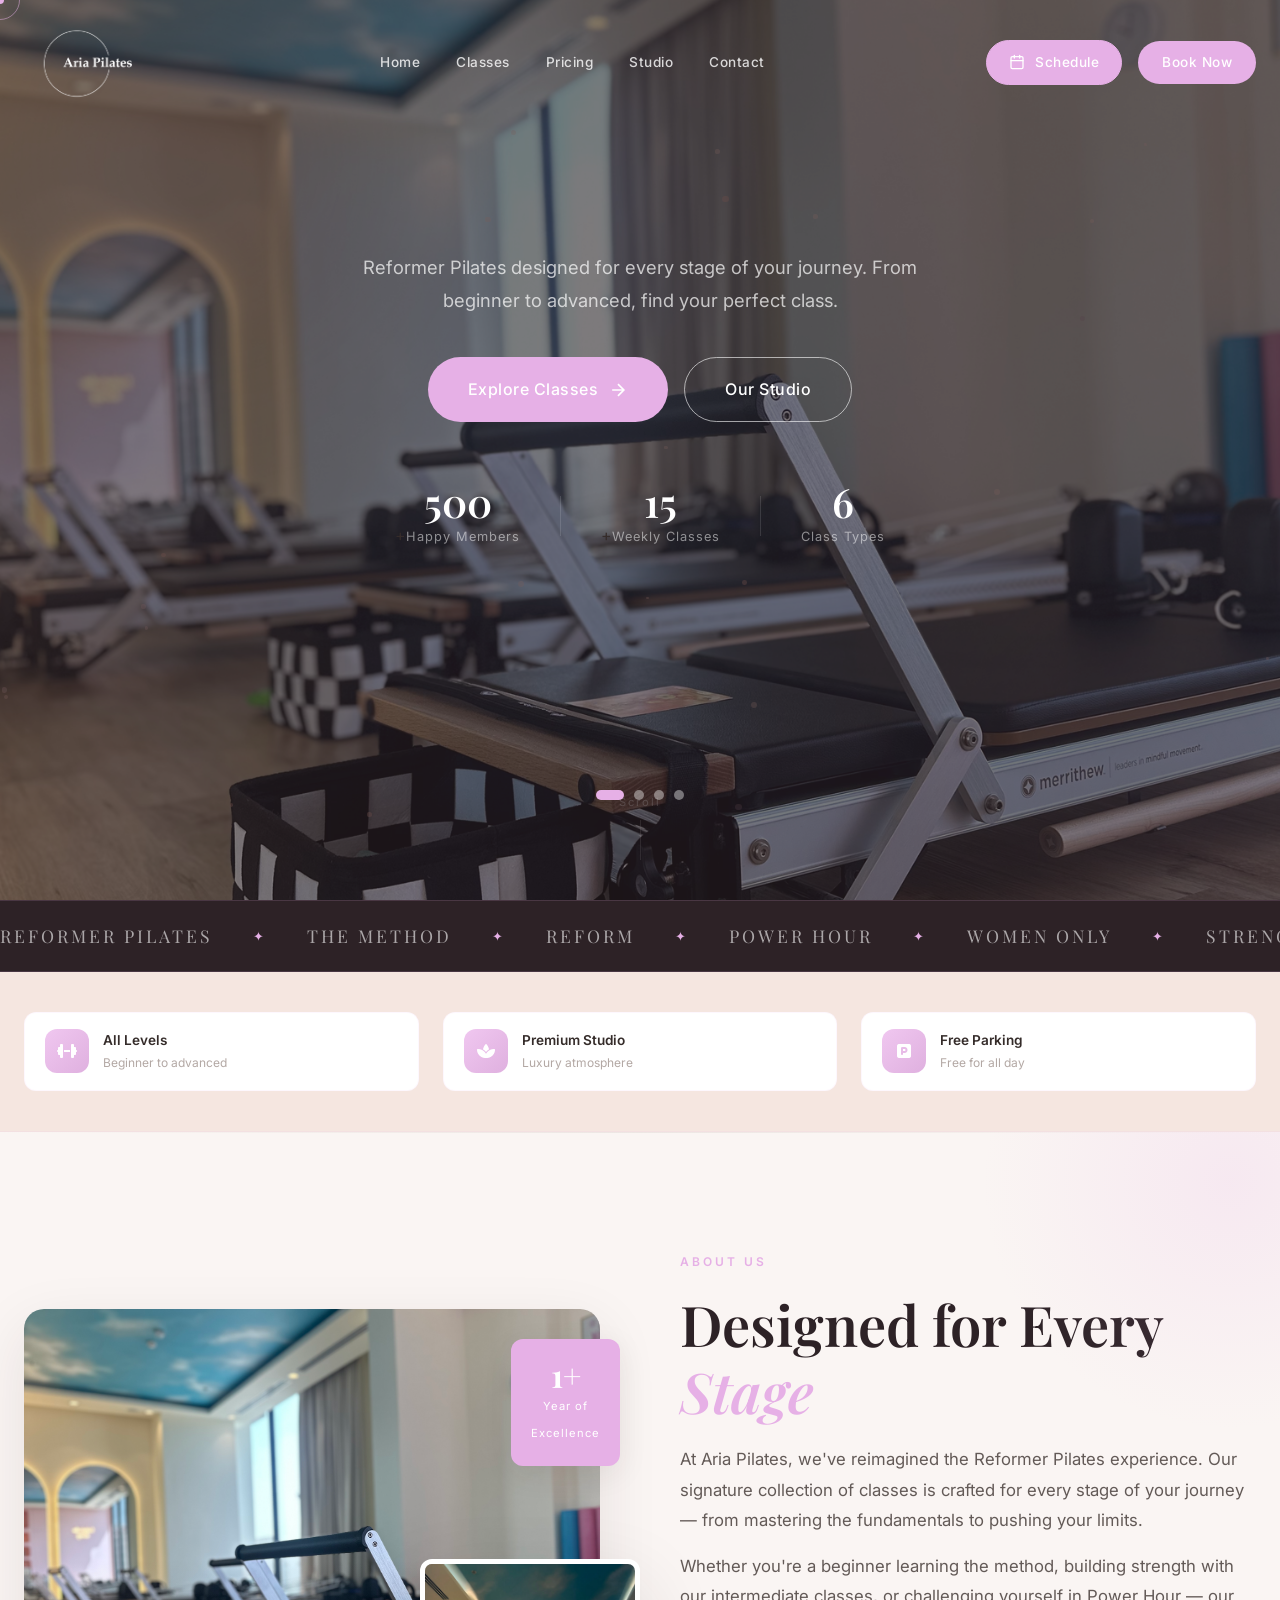
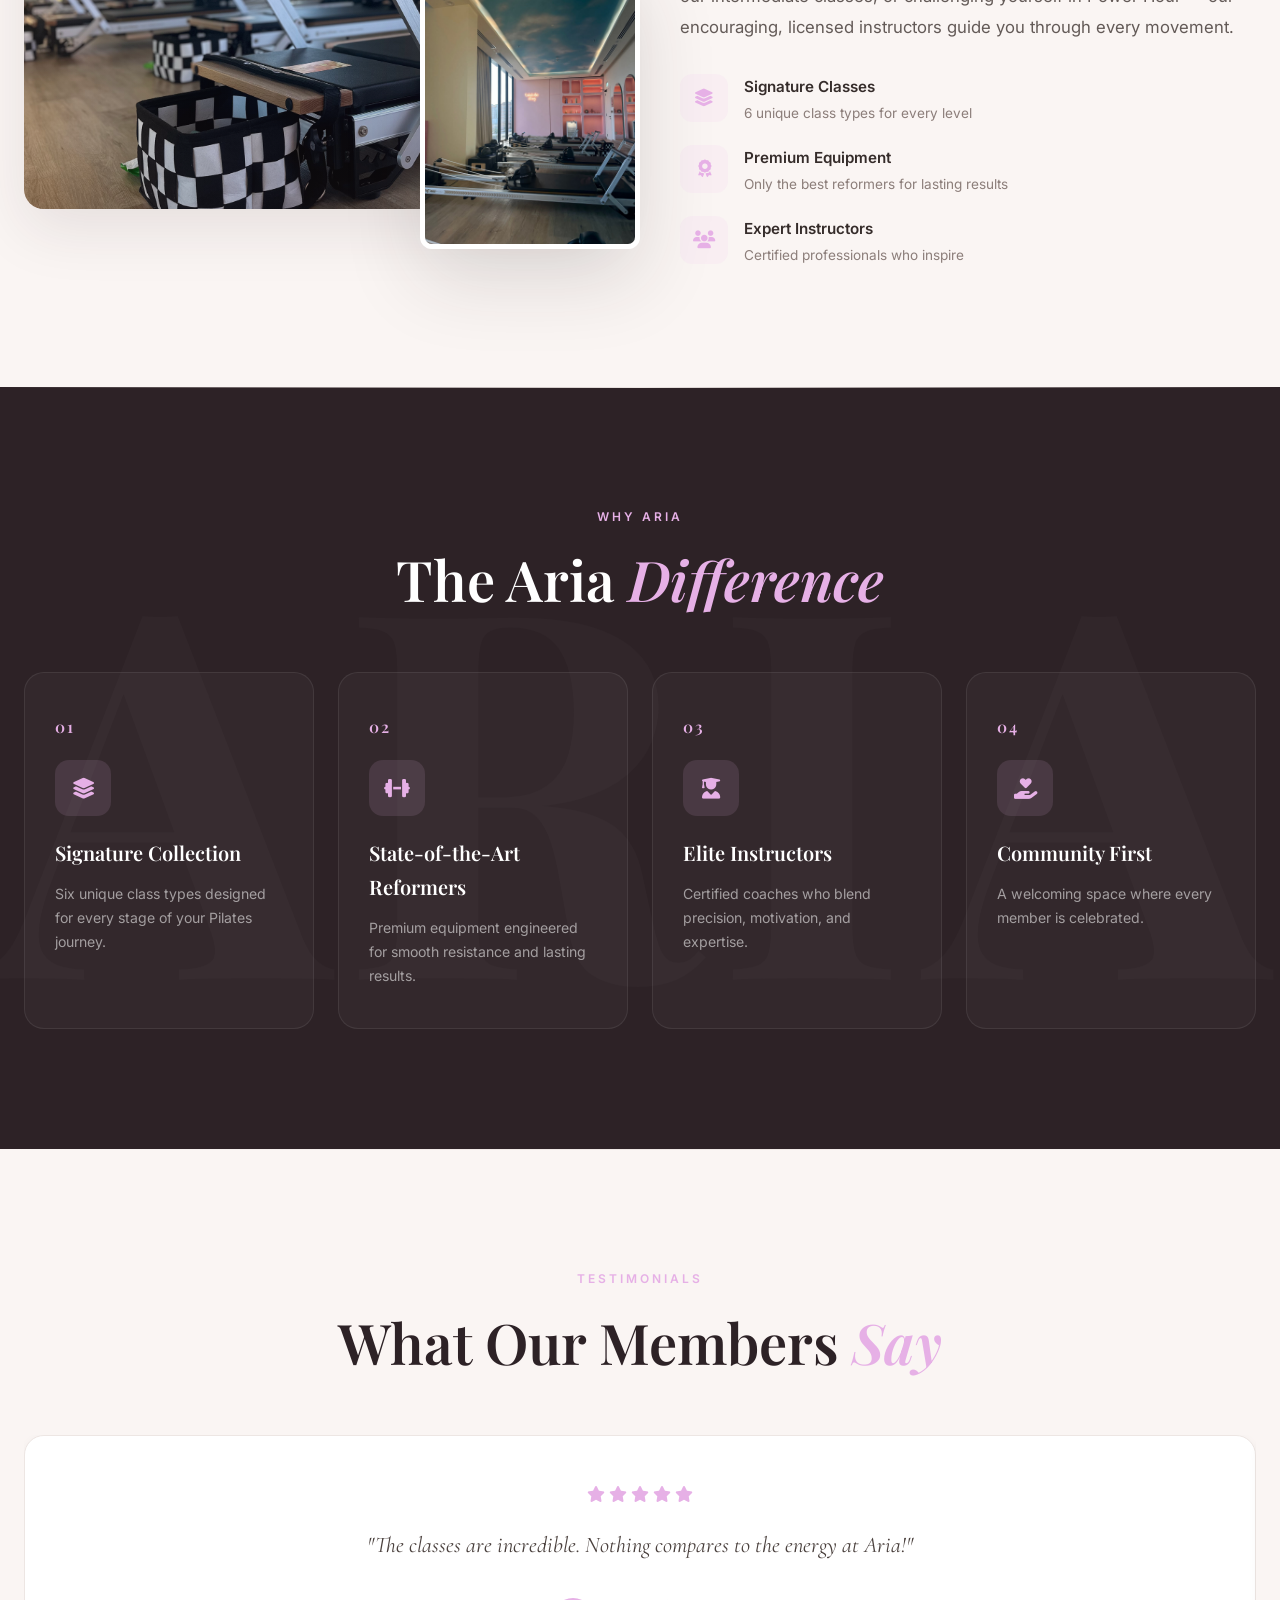
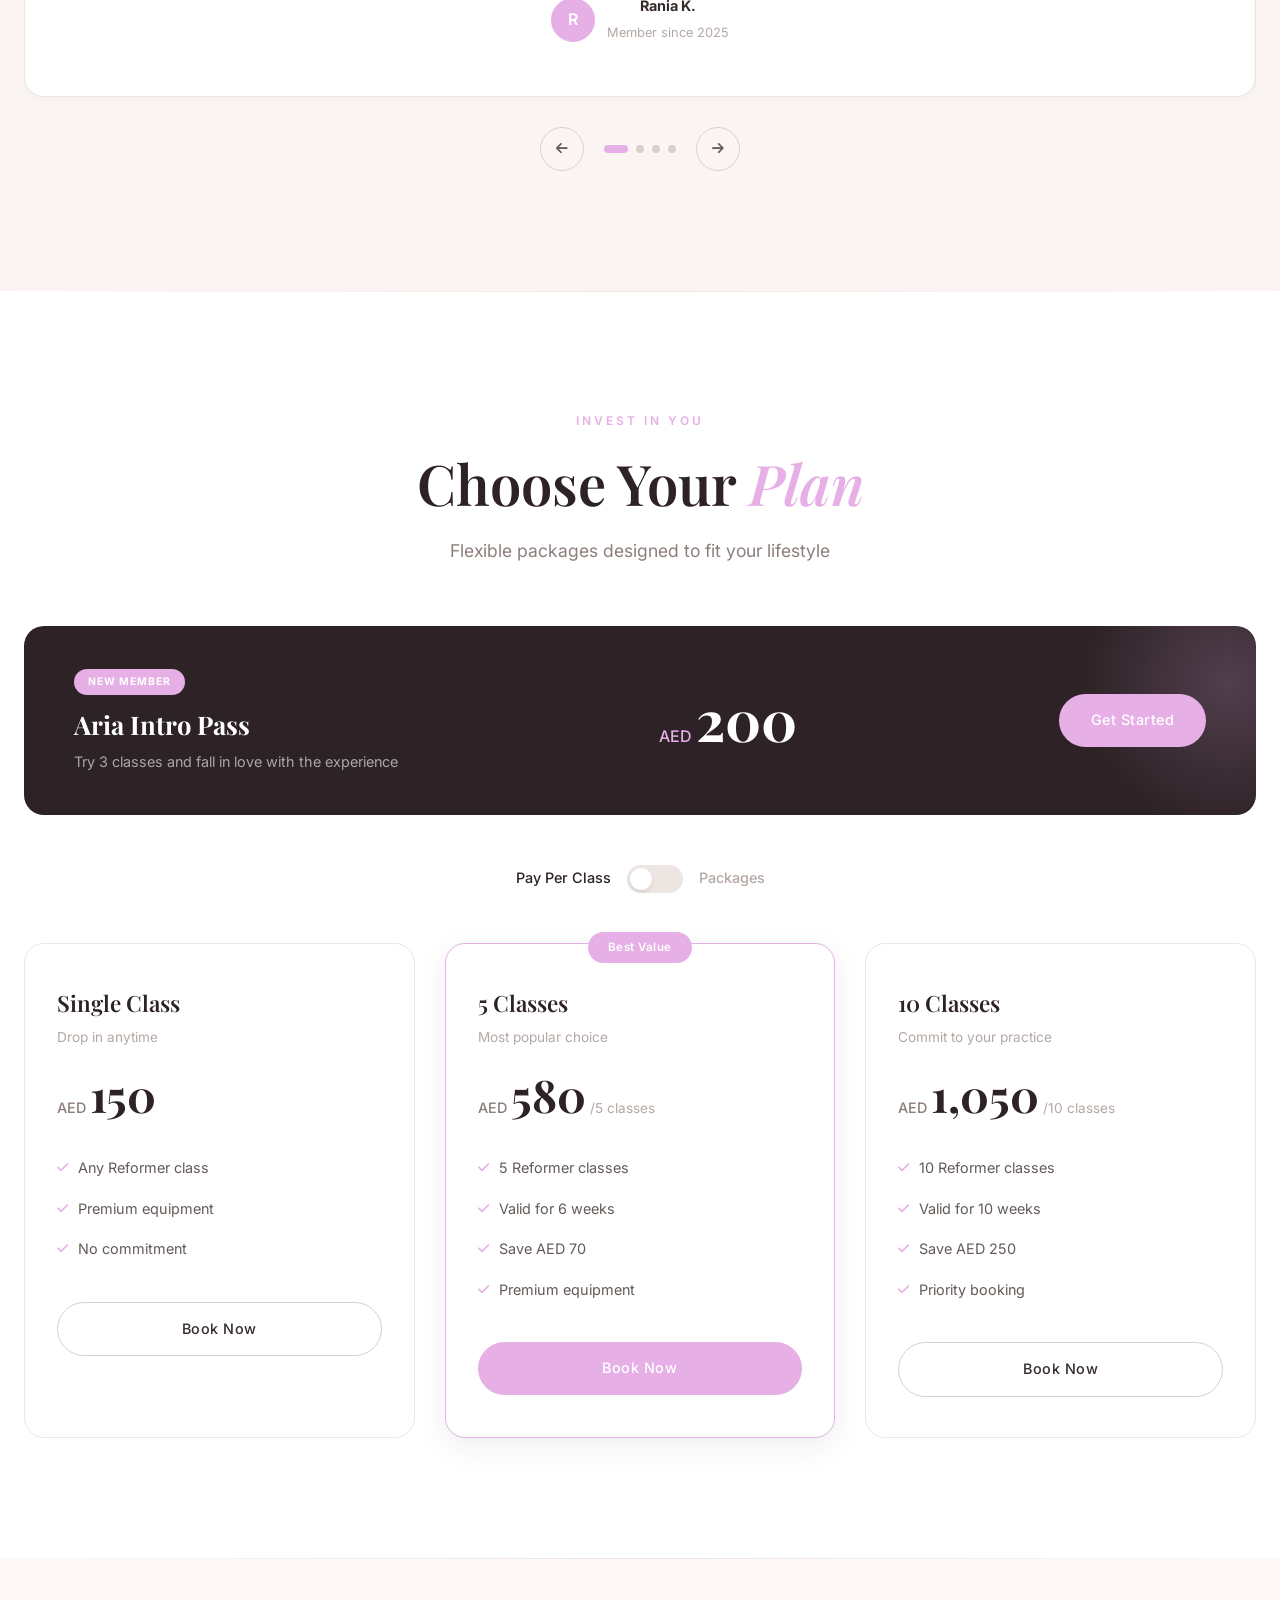
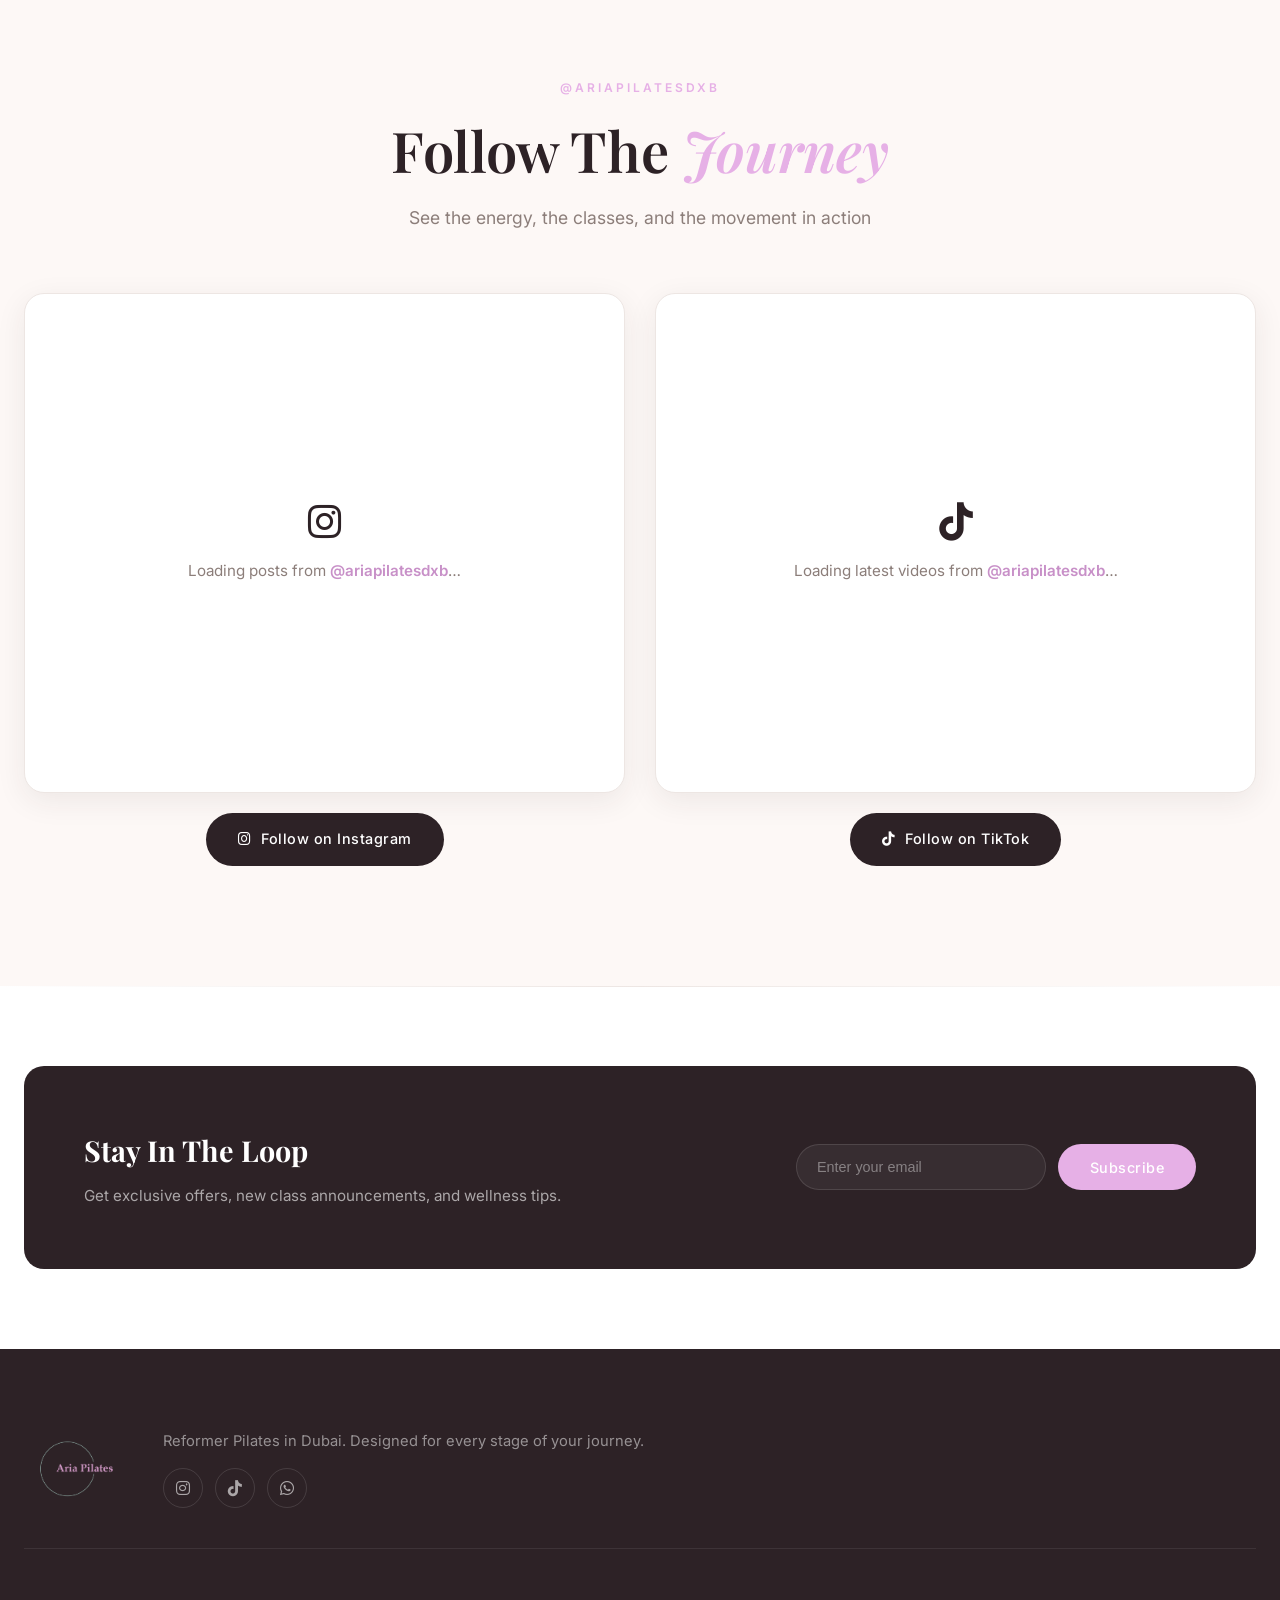
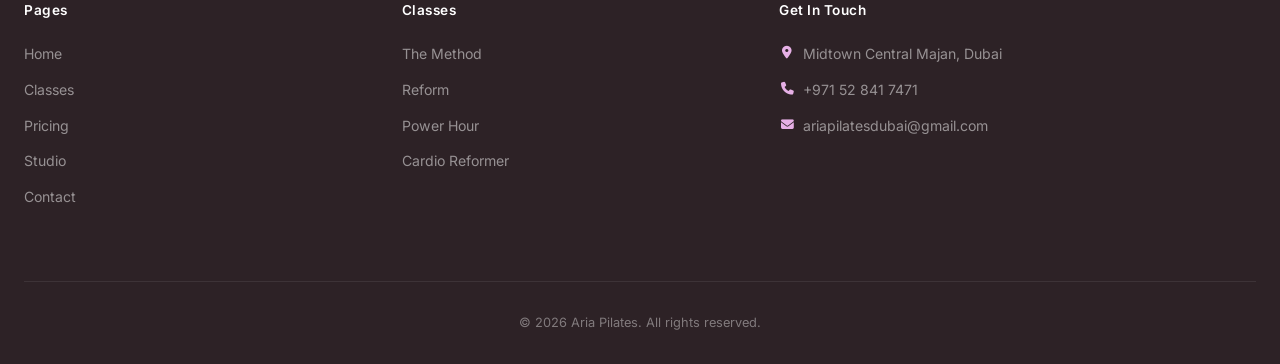
<file: index.html>
<!DOCTYPE html>
<html lang="en">
<head>
    <meta charset="UTF-8">
    <meta name="viewport" content="width=device-width, initial-scale=1.0">
    <title>Aria Pilates | Reformer Pilates Dubai</title>
    <meta name="description" content="Aria Pilates - Women-Only Reformer Pilates Classes in Dubai. Designed for every stage of your journey.">
    <link rel="preconnect" href="https://fonts.googleapis.com">
    <link rel="preconnect" href="https://fonts.gstatic.com" crossorigin>
    <link href="https://fonts.googleapis.com/css2?family=Playfair+Display:ital,wght@0,400;0,500;0,600;0,700;1,400;1,500&family=Inter:wght@300;400;500;600;700&family=Cormorant+Garamond:ital,wght@0,300;0,400;0,500;0,600;1,300;1,400&display=swap" rel="stylesheet">
    <link rel="stylesheet" href="https://cdnjs.cloudflare.com/ajax/libs/font-awesome/6.5.0/css/all.min.css">
    <link rel="stylesheet" href="css/style.css?v=20260810">
    <link rel="stylesheet" href="css/animations.css">
</head>
<body>
    <div class="cursor-dot"></div>
    <div class="cursor-outline"></div>

    <header id="navbar" class="navbar">
        <div class="nav-container">
            <a href="index.html" class="nav-logo"><img src="images/aria-pilates%20logo-01.png" alt="Aria Pilates" class="logo-img"></a>
            <nav class="nav-menu">
                <a href="index.html" class="nav-link active">Home</a>
                <a href="classes.html" class="nav-link">Classes</a>
                <a href="pricing.html" class="nav-link">Pricing</a>
                <a href="studio.html" class="nav-link">Studio</a>
                <a href="contact.html" class="nav-link">Contact</a>
            </nav>
            <div class="nav-actions">
                <a href="classes.html#schedule" class="btn btn-schedule"><svg viewBox="0 0 24 24" fill="none" stroke="currentColor" stroke-width="2" stroke-linecap="round" stroke-linejoin="round"><rect x="3" y="4" width="18" height="18" rx="2"/><path d="M16 2v4M8 2v4M3 10h18"/></svg>Schedule</a>
                <a href="book.html" class="btn btn-nav">Book Now</a>
                <button class="nav-toggle" aria-label="Toggle menu"><span></span><span></span><span></span></button>
            </div>
        </div>
    </header>
    <div class="mobile-menu"><nav class="mobile-nav">
        <a href="index.html" class="mobile-link">Home</a>
        <a href="classes.html" class="mobile-link">Classes</a>
        <a href="pricing.html" class="mobile-link">Pricing</a>
        <a href="studio.html" class="mobile-link">Studio</a>
        <a href="contact.html" class="mobile-link">Contact</a>
        <a href="classes.html#schedule" class="mobile-link">Schedule</a>
        <a href="book.html" class="btn btn-primary mt-4">Book a Class</a>
    </nav></div>

    <!-- Hero with Image Slider -->
    <section id="home" class="hero">
        <div class="hero-slider" id="heroSlider">
            <div class="hero-slide active"><img src="images/studio-main.png" alt="Aria Pilates Studio" class="hero-slide-img"></div>
            <div class="hero-slide"><img src="images/class-1.jpg" alt="Reformer Class" class="hero-slide-img"></div>
            <div class="hero-slide"><img src="images/class-2.jpg" alt="Pilates Community" class="hero-slide-img"></div>
            <div class="hero-slide"><img src="images/class-3.jpg" alt="Studio Interior" class="hero-slide-img"></div>
        </div>
        <div class="hero-slide-overlay"></div>
        <div class="hero-orbs"><div class="orb orb-1"></div><div class="orb orb-2"></div></div>
        <div class="hero-particles" id="particles"></div>
        <div class="hero-content">
            <p class="hero-subtitle reveal-up" style="--delay: 0.2s">Reformer Pilates designed for every stage of your journey. From beginner to advanced, find your perfect class.</p>
            <div class="hero-cta reveal-up" style="--delay: 0.3s">
                <a href="classes.html" class="btn btn-primary btn-lg magnetic">Explore Classes <svg width="20" height="20" viewBox="0 0 24 24" fill="none" stroke="currentColor" stroke-width="2"><path d="M5 12h14M12 5l7 7-7 7"/></svg></a>
                <a href="studio.html" class="btn btn-outline btn-lg magnetic">Our Studio</a>
            </div>
            <div class="hero-stats reveal-up" style="--delay: 0.5s">
                <div class="stat-item"><span class="stat-number" data-count="500">0</span>+<span class="stat-label">Happy Members</span></div>
                <div class="stat-divider"></div>
                <div class="stat-item"><span class="stat-number" data-count="15">0</span>+<span class="stat-label">Weekly Classes</span></div>
                <div class="stat-divider"></div>
                <div class="stat-item"><span class="stat-number" data-count="6">0</span><span class="stat-label">Class Types</span></div>
            </div>
        </div>
        <div class="hero-slider-dots" id="heroSliderDots">
            <button class="slider-dot active" data-slide="0"></button>
            <button class="slider-dot" data-slide="1"></button>
            <button class="slider-dot" data-slide="2"></button>
            <button class="slider-dot" data-slide="3"></button>
        </div>
        <div class="hero-scroll"><div class="scroll-indicator"><span>Scroll</span><div class="scroll-line"></div></div></div>
    </section>

    <section class="marquee-section"><div class="marquee"><div class="marquee-content">
        <span>REFORMER PILATES</span><span class="marquee-dot">✦</span><span>THE METHOD</span><span class="marquee-dot">✦</span><span>REFORM</span><span class="marquee-dot">✦</span><span>POWER HOUR</span><span class="marquee-dot">✦</span><span>WOMEN ONLY</span><span class="marquee-dot">✦</span><span>STRENGTH</span><span class="marquee-dot">✦</span><span>FLEXIBILITY</span><span class="marquee-dot">✦</span><span>REFORMER PILATES</span><span class="marquee-dot">✦</span><span>CARDIO REFORMER</span><span class="marquee-dot">✦</span><span>STRETCH &amp; RESTORE</span><span class="marquee-dot">✦</span><span>PRENATAL</span><span class="marquee-dot">✦</span><span>WOMEN ONLY</span><span class="marquee-dot">✦</span><span>STRENGTH</span><span class="marquee-dot">✦</span><span>FLEXIBILITY</span><span class="marquee-dot">✦</span>
    </div></div></section>

    <section class="benefits-strip"><div class="container"><div class="benefits-grid">
        <div class="benefit-item"><div class="benefit-icon-wrap"><i class="fas fa-dumbbell"></i></div><div class="benefit-text"><h4>All Levels</h4><p>Beginner to advanced</p></div></div>
        <div class="benefit-item"><div class="benefit-icon-wrap"><i class="fas fa-spa"></i></div><div class="benefit-text"><h4>Premium Studio</h4><p>Luxury atmosphere</p></div></div>
        <div class="benefit-item"><div class="benefit-icon-wrap"><i class="fas fa-parking"></i></div><div class="benefit-text"><h4>Free Parking</h4><p>Free for all day</p></div></div>
    </div></div></section>

    <!-- About -->
    <section id="about" class="section about-section"><div class="container"><div class="about-grid">
        <div class="about-images">
            <div class="about-img-main reveal-left"><img src="images/studio-main.png" alt="Aria Pilates studio" loading="lazy"><div class="img-overlay"></div></div>
            <div class="about-img-secondary reveal-left" style="--delay: 0.2s"><img src="images/class-1.jpg" alt="Reformer Pilates" loading="lazy"></div>
            <div class="about-experience-badge"><span class="exp-number">1+</span><span class="exp-text">Year of<br>Excellence</span></div>
        </div>
        <div class="about-content">
            <div class="section-label reveal-up">About Us</div>
            <h2 class="section-title reveal-up" style="--delay: 0.1s">Designed for Every<br><em>Stage</em></h2>
            <p class="about-text reveal-up" style="--delay: 0.2s">At Aria Pilates, we've reimagined the Reformer Pilates experience. Our signature collection of classes is crafted for every stage of your journey — from mastering the fundamentals to pushing your limits.</p>
            <p class="about-text reveal-up" style="--delay: 0.3s">Whether you're a beginner learning the method, building strength with our intermediate classes, or challenging yourself in Power Hour — our encouraging, licensed instructors guide you through every movement.</p>
            <div class="about-features reveal-up" style="--delay: 0.4s">
                <div class="feature-item"><div class="feature-icon"><i class="fas fa-layer-group"></i></div><div><h4>Signature Classes</h4><p>6 unique class types for every level</p></div></div>
                <div class="feature-item"><div class="feature-icon"><i class="fas fa-award"></i></div><div><h4>Premium Equipment</h4><p>Only the best reformers for lasting results</p></div></div>
                <div class="feature-item"><div class="feature-icon"><i class="fas fa-users"></i></div><div><h4>Expert Instructors</h4><p>Certified professionals who inspire</p></div></div>
            </div>
        </div>
    </div></div></section>

    <!-- Why Us -->
    <section class="section whyus-section"><div class="whyus-bg-text">ARIA</div><div class="container">
        <div class="section-header text-center">
            <div class="section-label reveal-up">Why Aria</div>
            <h2 class="section-title reveal-up" style="--delay: 0.1s">The Aria <em>Difference</em></h2>
        </div>
        <div class="whyus-grid">
            <div class="whyus-card reveal-up" style="--delay: 0.1s"><div class="whyus-number">01</div><div class="whyus-icon"><i class="fas fa-layer-group"></i></div><h3>Signature Collection</h3><p>Six unique class types designed for every stage of your Pilates journey.</p></div>
            <div class="whyus-card reveal-up" style="--delay: 0.2s"><div class="whyus-number">02</div><div class="whyus-icon"><i class="fas fa-dumbbell"></i></div><h3>State-of-the-Art Reformers</h3><p>Premium equipment engineered for smooth resistance and lasting results.</p></div>
            <div class="whyus-card reveal-up" style="--delay: 0.3s"><div class="whyus-number">03</div><div class="whyus-icon"><i class="fas fa-user-graduate"></i></div><h3>Elite Instructors</h3><p>Certified coaches who blend precision, motivation, and expertise.</p></div>
            <div class="whyus-card reveal-up" style="--delay: 0.4s"><div class="whyus-number">04</div><div class="whyus-icon"><i class="fas fa-hand-holding-heart"></i></div><h3>Community First</h3><p>A welcoming space where every member is celebrated.</p></div>
        </div>
    </div></section>

    <!-- Testimonials -->
    <section class="section testimonials-section"><div class="container">
        <div class="section-header text-center"><div class="section-label reveal-up">Testimonials</div><h2 class="section-title reveal-up" style="--delay: 0.1s">What Our Members <em>Say</em></h2></div>
        <div class="testimonials-slider reveal-up" style="--delay: 0.2s">
            <div class="testimonial-track" id="testimonialTrack">
                <div class="testimonial-card"><div class="testimonial-stars"><i class="fas fa-star"></i><i class="fas fa-star"></i><i class="fas fa-star"></i><i class="fas fa-star"></i><i class="fas fa-star"></i></div><p>"The classes are incredible. Nothing compares to the energy at Aria!"</p><div class="testimonial-author"><div class="author-avatar">R</div><div><strong>Rania K.</strong><span>Member since 2025</span></div></div></div>
                <div class="testimonial-card"><div class="testimonial-stars"><i class="fas fa-star"></i><i class="fas fa-star"></i><i class="fas fa-star"></i><i class="fas fa-star"></i><i class="fas fa-star"></i></div><p>"I've never enjoyed working out until I found Aria. Total game changer."</p><div class="testimonial-author"><div class="author-avatar">S</div><div><strong>Sophie M.</strong><span>Member since 2025</span></div></div></div>
                <div class="testimonial-card"><div class="testimonial-stars"><i class="fas fa-star"></i><i class="fas fa-star"></i><i class="fas fa-star"></i><i class="fas fa-star"></i><i class="fas fa-star"></i></div><p>"Beautiful studio, amazing equipment. The Power Hour class is so much fun!"</p><div class="testimonial-author"><div class="author-avatar">A</div><div><strong>Aisha L.</strong><span>Member since 2025</span></div></div></div>
                <div class="testimonial-card"><div class="testimonial-stars"><i class="fas fa-star"></i><i class="fas fa-star"></i><i class="fas fa-star"></i><i class="fas fa-star"></i><i class="fas fa-star"></i></div><p>"As someone new to Pilates, the team made me feel so welcome. Now I'm hooked!"</p><div class="testimonial-author"><div class="author-avatar">N</div><div><strong>Noor A.</strong><span>Member since 2025</span></div></div></div>
            </div>
            <div class="testimonial-nav"><button class="test-prev" aria-label="Previous"><i class="fas fa-arrow-left"></i></button><div class="test-dots" id="testDots"></div><button class="test-next" aria-label="Next"><i class="fas fa-arrow-right"></i></button></div>
        </div>
    </div></section>

    <!-- Packages -->
    <section class="section pricing-section"><div class="container">
        <div class="section-header text-center">
            <div class="section-label reveal-up">Invest In You</div>
            <h2 class="section-title reveal-up" style="--delay: 0.1s">Choose Your <em>Plan</em></h2>
            <p class="section-subtitle reveal-up" style="--delay: 0.2s">Flexible packages designed to fit your lifestyle</p>
        </div>
        <div class="intro-offer reveal-up" style="--delay: 0.3s"><div class="offer-glow"></div><div class="offer-content"><div class="offer-badge">NEW MEMBER</div><h3>Aria Intro Pass</h3><p>Try 3 classes and fall in love with the experience</p></div><div class="offer-price"><span class="currency">AED</span><span class="amount">200</span></div><a href="pricing.html" class="btn btn-primary" target="_blank" rel="noopener">Get Started</a></div>

        <div class="pricing-toggle reveal-up" style="--delay: 0.4s"><span class="toggle-label active" data-type="single">Pay Per Class</span><div class="toggle-switch" id="homePricingToggle"><div class="toggle-slider"></div></div><span class="toggle-label" data-type="package">Packages</span></div>

        <div class="pricing-grid pricing-single active">
            <div class="price-card reveal-up" style="--delay: 0.1s"><div class="price-header"><h3>Single Class</h3><p>Drop in anytime</p></div><div class="price-amount"><span class="currency">AED</span><span class="amount">150</span></div><ul class="price-features"><li><i class="fas fa-check"></i> Any Reformer class</li><li><i class="fas fa-check"></i> Premium equipment</li><li><i class="fas fa-check"></i> No commitment</li></ul><a href="pricing.html" class="btn btn-outline btn-block" target="_blank" rel="noopener">Book Now</a></div>
            <div class="price-card featured reveal-up" style="--delay: 0.2s"><div class="price-badge">Best Value</div><div class="price-header"><h3>5 Classes</h3><p>Most popular choice</p></div><div class="price-amount"><span class="currency">AED</span><span class="amount">580</span><span class="per">/5 classes</span></div><ul class="price-features"><li><i class="fas fa-check"></i> 5 Reformer classes</li><li><i class="fas fa-check"></i> Valid for 6 weeks</li><li><i class="fas fa-check"></i> Save AED 70</li><li><i class="fas fa-check"></i> Premium equipment</li></ul><a href="pricing.html" class="btn btn-primary btn-block" target="_blank" rel="noopener">Book Now</a></div>
            <div class="price-card reveal-up" style="--delay: 0.3s"><div class="price-header"><h3>10 Classes</h3><p>Commit to your practice</p></div><div class="price-amount"><span class="currency">AED</span><span class="amount">1,050</span><span class="per">/10 classes</span></div><ul class="price-features"><li><i class="fas fa-check"></i> 10 Reformer classes</li><li><i class="fas fa-check"></i> Valid for 10 weeks</li><li><i class="fas fa-check"></i> Save AED 250</li><li><i class="fas fa-check"></i> Priority booking</li></ul><a href="pricing.html" class="btn btn-outline btn-block" target="_blank" rel="noopener">Book Now</a></div>
        </div>
        <div class="pricing-grid pricing-package">
            <div class="price-card reveal-up" style="--delay: 0.1s"><div class="price-header"><h3>8 Classes/Month</h3><p>3 month commitment</p></div><div class="price-amount"><span class="currency">AED</span><span class="amount">900</span><span class="per">/month</span></div><ul class="price-features"><li><i class="fas fa-check"></i> 8 classes per month</li><li><i class="fas fa-check"></i> All class types</li><li><i class="fas fa-check"></i> 3 month minimum</li><li><i class="fas fa-check"></i> Priority booking</li></ul><a href="pricing.html" class="btn btn-outline btn-block" target="_blank" rel="noopener">Subscribe</a></div>
            <div class="price-card featured reveal-up" style="--delay: 0.2s"><div class="price-badge">Best Value</div><div class="price-header"><h3>12 Classes/Month</h3><p>3 month commitment</p></div><div class="price-amount"><span class="currency">AED</span><span class="amount">1,200</span><span class="per">/month</span></div><ul class="price-features"><li><i class="fas fa-check"></i> 12 classes per month</li><li><i class="fas fa-check"></i> All class types</li><li><i class="fas fa-check"></i> 3 month minimum</li><li><i class="fas fa-check"></i> Guest pass (1/month)</li></ul><a href="pricing.html" class="btn btn-primary btn-block" target="_blank" rel="noopener">Subscribe</a></div>
            <div class="price-card reveal-up" style="--delay: 0.3s"><div class="price-header"><h3>Unlimited</h3><p>6 month commitment</p></div><div class="price-amount"><span class="currency">AED</span><span class="amount">1,800</span><span class="per">/month</span></div><ul class="price-features"><li><i class="fas fa-check"></i> Unlimited classes</li><li><i class="fas fa-check"></i> All class types</li><li><i class="fas fa-check"></i> 6 month minimum</li><li><i class="fas fa-check"></i> Guest passes (2/month)</li><li><i class="fas fa-check"></i> Exclusive events</li></ul><a href="pricing.html" class="btn btn-outline btn-block" target="_blank" rel="noopener">Subscribe</a></div>
        </div>
    </div></section>

    <!-- Social Section -->
    <section class="section social-videos-section">
        <div class="container">
            <div class="section-header text-center">
                <div class="section-label reveal-up">@ariapilatesdxb</div>
                <h2 class="section-title reveal-up" style="--delay: 0.1s">Follow The <em>Journey</em></h2>
                <p class="section-subtitle reveal-up" style="--delay: 0.2s">See the energy, the classes, and the movement in action</p>
            </div>
            <div class="social-feeds-grid">
                <div class="social-feed-col reveal-up" style="--delay: 0.3s">
                    <div class="social-feed-frame">
                        <blockquote class="instagram-media" data-instgrm-permalink="https://www.instagram.com/ariapilatesdxb/" data-instgrm-version="14" style="max-width:100%; min-width:288px; width:100%;">
                            <div class="social-loading">
                                <i class="fab fa-instagram"></i>
                                <p>Loading posts from <a target="_blank" rel="noopener" href="https://www.instagram.com/ariapilatesdxb/">@ariapilatesdxb</a>&hellip;</p>
                            </div>
                        </blockquote>
                    </div>
                    <div class="social-cta-wrap">
                        <a href="https://www.instagram.com/ariapilatesdxb/" target="_blank" rel="noopener" class="btn btn-dark magnetic"><i class="fab fa-instagram"></i> Follow on Instagram</a>
                    </div>
                </div>
                <div class="social-feed-col reveal-up" style="--delay: 0.4s">
                    <div class="social-feed-frame">
                        <blockquote class="tiktok-embed" cite="https://www.tiktok.com/@ariapilatesdxb" data-unique-id="ariapilatesdxb" data-embed-type="creator" style="max-width:100%; min-width:288px;">
                            <section>
                                <div class="social-loading">
                                    <i class="fab fa-tiktok"></i>
                                    <p>Loading latest videos from <a target="_blank" rel="noopener" href="https://www.tiktok.com/@ariapilatesdxb?refer=creator_embed">@ariapilatesdxb</a>&hellip;</p>
                                </div>
                            </section>
                        </blockquote>
                    </div>
                    <div class="social-cta-wrap">
                        <a href="https://www.tiktok.com/@ariapilatesdxb" target="_blank" rel="noopener" class="btn btn-dark magnetic"><i class="fab fa-tiktok"></i> Follow on TikTok</a>
                    </div>
                </div>
            </div>
        </div>
    </section>

    <!-- Newsletter -->
    <section class="section newsletter-section"><div class="container"><div class="newsletter-card reveal-up">
        <div class="newsletter-content"><h3>Stay In The Loop</h3><p>Get exclusive offers, new class announcements, and wellness tips.</p></div>
        <form class="newsletter-form" id="newsletterForm"><input type="email" placeholder="Enter your email" required aria-label="Email address"><button type="submit" class="btn btn-primary">Subscribe</button></form>
    </div></div></section>

    <!-- Footer -->
    <footer class="footer"><div class="container">
        <div class="footer-top">
            <div class="footer-logo-row">
                <img src="images/aria-pilates%20logo-01.png" alt="Aria Pilates" class="footer-logo-img">
                <div class="footer-logo-text">
                    <p>Reformer Pilates in Dubai. Designed for every stage of your journey.</p>
                    <div class="footer-social">
                        <a href="https://www.instagram.com/ariapilatesdxb/" target="_blank" rel="noopener" aria-label="Instagram"><i class="fab fa-instagram"></i></a>
                        <a href="https://www.tiktok.com/@ariapilatesdxb" target="_blank" rel="noopener" aria-label="TikTok"><i class="fab fa-tiktok"></i></a>
                        <a href="https://wa.me/971528417471" target="_blank" rel="noopener" aria-label="WhatsApp"><i class="fab fa-whatsapp"></i></a>
                    </div>
                </div>
            </div>
        </div>
        <div class="footer-grid">
            <div class="footer-links"><h4>Pages</h4><a href="index.html">Home</a><a href="classes.html">Classes</a><a href="pricing.html">Pricing</a><a href="studio.html">Studio</a><a href="contact.html">Contact</a></div>
            <div class="footer-links"><h4>Classes</h4><a href="classes.html">The Method</a><a href="classes.html">Reform</a><a href="classes.html">Power Hour</a><a href="classes.html">Cardio Reformer</a></div>
            <div class="footer-links"><h4>Get In Touch</h4><a href="contact.html"><i class="fas fa-map-marker-alt"></i> Midtown Central Majan, Dubai</a><a href="tel:+971528417471"><i class="fas fa-phone"></i> +971 52 841 7471</a><a href="mailto:ariapilatesdubai@gmail.com"><i class="fas fa-envelope"></i> ariapilatesdubai@gmail.com</a></div>
        </div>
        <div class="footer-bottom"><p>&copy; 2026 Aria Pilates. All rights reserved.</p></div>
    </div></footer>
    <button id="backToTop" class="back-to-top" aria-label="Back to top"><i class="fas fa-arrow-up"></i></button>
    <script async src="https://www.instagram.com/embed.js"></script>
    <script async src="https://www.tiktok.com/embed.js"></script>
    <script src="js/main.js"></script>
</body>
</html>
</file>
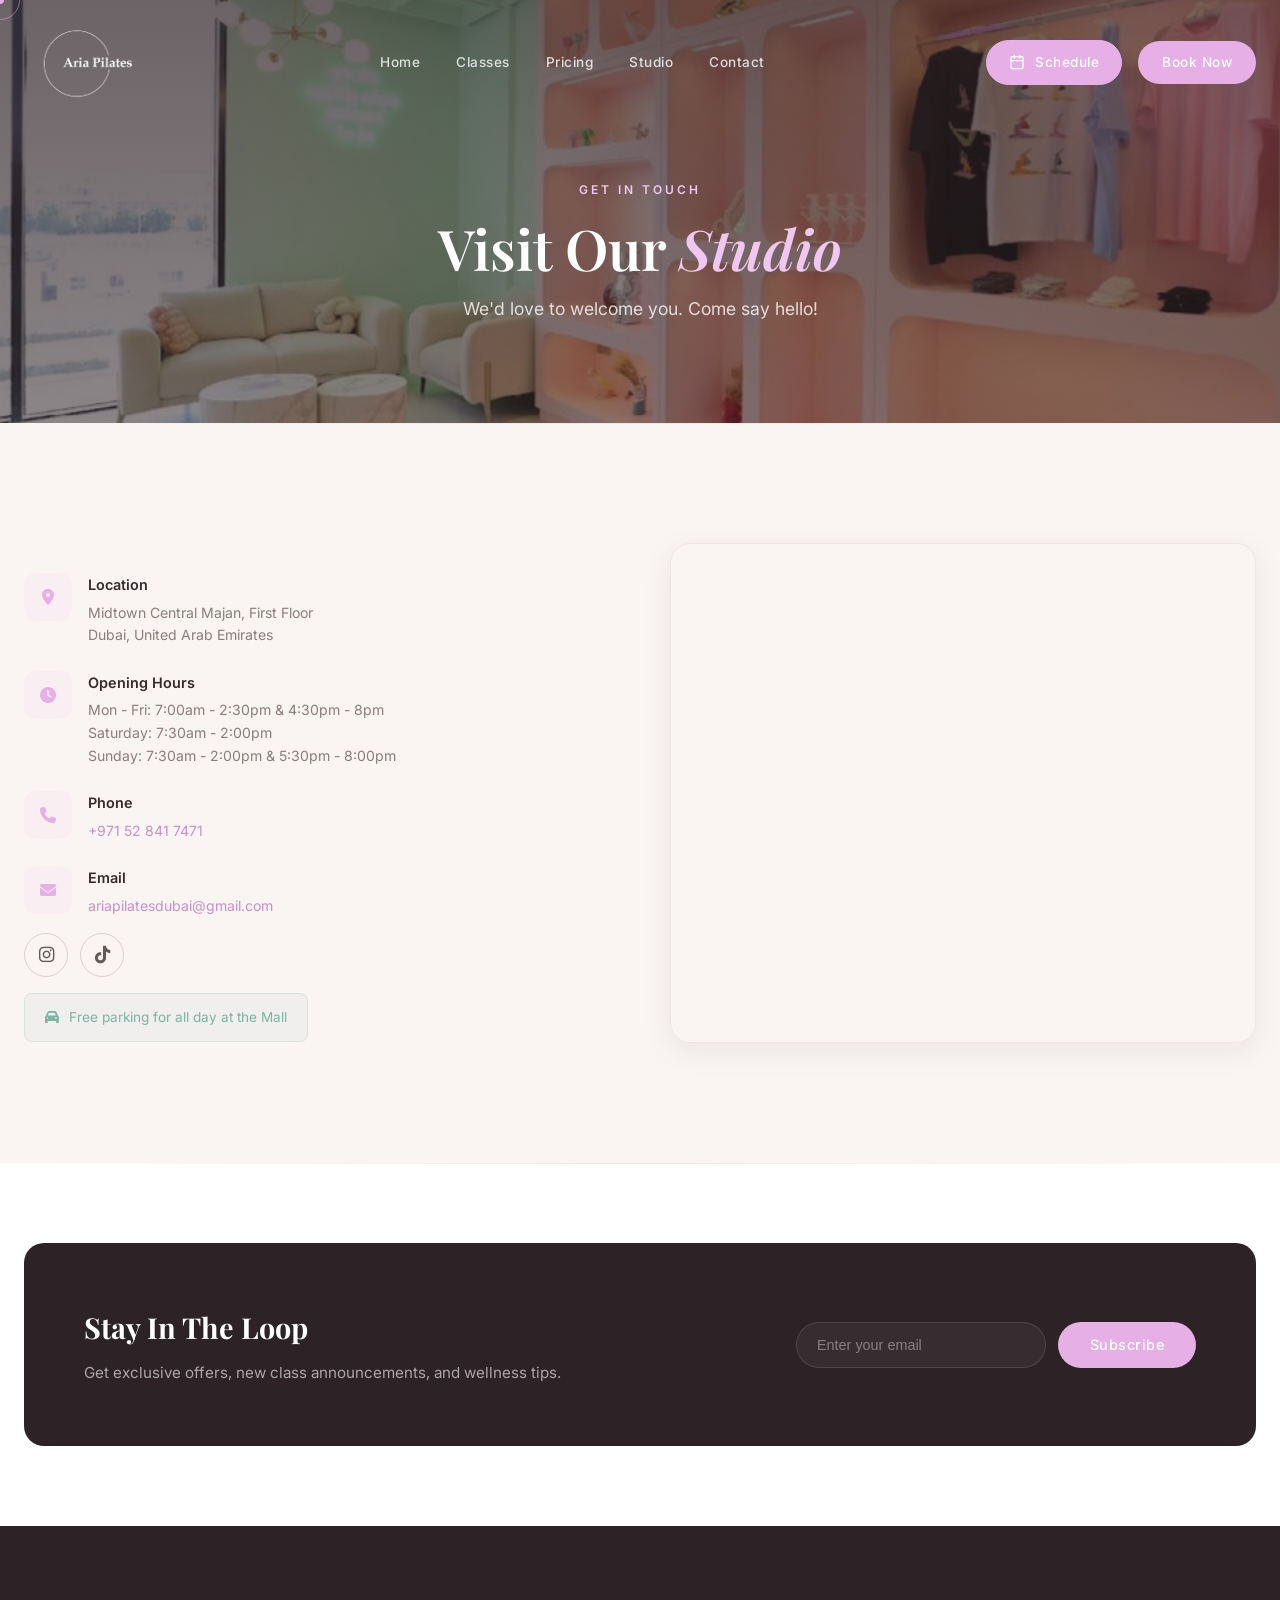
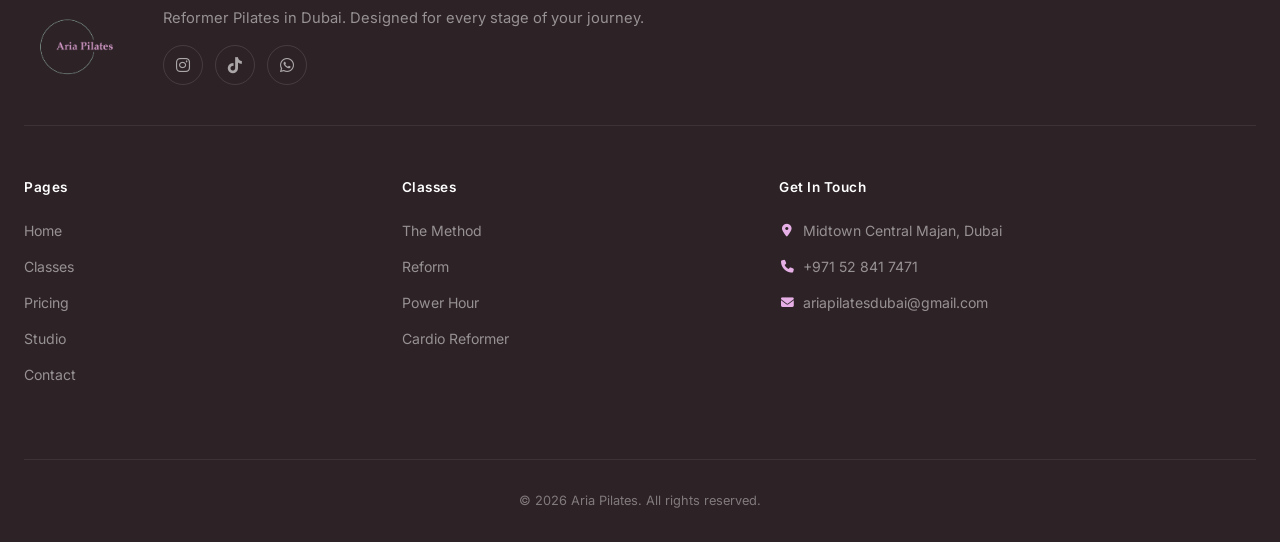
<file: contact.html>
<!DOCTYPE html>
<html lang="en">
<head>
    <meta charset="UTF-8">
    <meta name="viewport" content="width=device-width, initial-scale=1.0">
    <title>Contact Us | Aria Pilates Dubai</title>
    <meta name="description" content="Get in touch with Aria Pilates. Visit us at Midtown Central Majan, Dubai.">
    <link rel="preconnect" href="https://fonts.googleapis.com"><link rel="preconnect" href="https://fonts.gstatic.com" crossorigin>
    <link href="https://fonts.googleapis.com/css2?family=Playfair+Display:ital,wght@0,400;0,500;0,600;0,700;1,400;1,500&family=Inter:wght@300;400;500;600;700&family=Cormorant+Garamond:ital,wght@0,300;0,400;0,500;0,600;1,300;1,400&display=swap" rel="stylesheet">
    <link rel="stylesheet" href="https://cdnjs.cloudflare.com/ajax/libs/font-awesome/6.5.0/css/all.min.css">
    <link rel="stylesheet" href="css/style.css?v=20260810"><link rel="stylesheet" href="css/animations.css">
</head>
<body>
    <div class="cursor-dot"></div><div class="cursor-outline"></div>
    <header id="navbar" class="navbar scrolled"><div class="nav-container">
        <a href="index.html" class="nav-logo"><img src="images/aria-pilates%20logo-01.png" alt="Aria Pilates" class="logo-img"></a>
        <nav class="nav-menu"><a href="index.html" class="nav-link">Home</a><a href="classes.html" class="nav-link">Classes</a><a href="pricing.html" class="nav-link">Pricing</a><a href="studio.html" class="nav-link">Studio</a><a href="contact.html" class="nav-link active">Contact</a></nav>
        <div class="nav-actions"><a href="classes.html#schedule" class="btn btn-schedule"><svg viewBox="0 0 24 24" fill="none" stroke="currentColor" stroke-width="2" stroke-linecap="round" stroke-linejoin="round"><rect x="3" y="4" width="18" height="18" rx="2"/><path d="M16 2v4M8 2v4M3 10h18"/></svg>Schedule</a><a href="book.html" class="btn btn-nav">Book Now</a><button class="nav-toggle" aria-label="Toggle menu"><span></span><span></span><span></span></button></div>
    </div></header>
    <div class="mobile-menu"><nav class="mobile-nav"><a href="index.html" class="mobile-link">Home</a><a href="classes.html" class="mobile-link">Classes</a><a href="pricing.html" class="mobile-link">Pricing</a><a href="studio.html" class="mobile-link">Studio</a><a href="contact.html" class="mobile-link">Contact</a><a href="classes.html#schedule" class="mobile-link">Schedule</a><a href="book.html" class="mobile-link">Book Now</a></nav></div>

    <section class="page-header" style="background-image: url('images/class-3.jpg');">
        <div class="page-header-overlay"></div>
        <div class="container">
            <div class="section-label light">Get In Touch</div>
            <h1 class="section-title light">Visit Our <em>Studio</em></h1>
            <p class="section-subtitle light">We'd love to welcome you. Come say hello!</p>
        </div>
    </section>

    <!-- Contact Section -->
    <section class="section contact-section">
        <div class="container">
            <div class="contact-grid">
                <div class="contact-info">
                    <div class="contact-details reveal-up">
                        <div class="contact-item">
                            <div class="contact-icon"><i class="fas fa-map-marker-alt"></i></div>
                            <div>
                                <h4>Location</h4>
                                <p>Midtown Central Majan, First Floor<br>Dubai, United Arab Emirates</p>
                            </div>
                        </div>
                        <div class="contact-item">
                            <div class="contact-icon"><i class="fas fa-clock"></i></div>
                            <div>
                                <h4>Opening Hours</h4>
                                <p>Mon - Fri: 7:00am - 2:30pm &amp; 4:30pm - 8pm<br>
                                Saturday: 7:30am - 2:00pm<br>
                                Sunday: 7:30am - 2:00pm &amp; 5:30pm - 8:00pm</p>
                            </div>
                        </div>
                        <div class="contact-item">
                            <div class="contact-icon"><i class="fas fa-phone"></i></div>
                            <div>
                                <h4>Phone</h4>
                                <p><a href="tel:+971528417471">+971 52 841 7471</a></p>
                            </div>
                        </div>
                        <div class="contact-item">
                            <div class="contact-icon"><i class="fas fa-envelope"></i></div>
                            <div>
                                <h4>Email</h4>
                                <p><a href="mailto:ariapilatesdubai@gmail.com">ariapilatesdubai@gmail.com</a></p>
                            </div>
                        </div>
                    </div>
                    <div class="contact-social reveal-up" style="--delay: 0.2s">
                        <a href="https://www.instagram.com/ariapilatesdxb/" target="_blank" rel="noopener" class="social-link" aria-label="Instagram"><i class="fab fa-instagram"></i></a>
                        <a href="https://www.tiktok.com/@ariapilatesdxb" target="_blank" rel="noopener" class="social-link" aria-label="TikTok"><i class="fab fa-tiktok"></i></a>
                    </div>
                    <div class="contact-parking reveal-up" style="--delay: 0.3s">
                        <div class="parking-badge"><i class="fas fa-car"></i><span>Free parking for all day at the Mall</span></div>
                    </div>
                </div>
                <div class="contact-map reveal-right">
                    <div class="map-wrapper">
                        <iframe src="https://maps.google.com/maps?q=Midtown+by+Deyaar+Majan+Dubai&t=&z=15&ie=UTF8&iwloc=&output=embed" width="100%" height="100%" style="border:0;" allowfullscreen="" loading="lazy" title="Aria Pilates Location"></iframe>
                    </div>
                </div>
            </div>
        </div>
    </section>

    <!-- Newsletter -->
    <section class="section newsletter-section"><div class="container"><div class="newsletter-card reveal-up">
        <div class="newsletter-content"><h3>Stay In The Loop</h3><p>Get exclusive offers, new class announcements, and wellness tips.</p></div>
        <form class="newsletter-form" id="newsletterForm"><input type="email" placeholder="Enter your email" required aria-label="Email address"><button type="submit" class="btn btn-primary">Subscribe</button></form>
    </div></div></section>

    <footer class="footer"><div class="container"><div class="footer-top"><div class="footer-logo-row"><img src="images/aria-pilates%20logo-01.png" alt="Aria Pilates" class="footer-logo-img"><div class="footer-logo-text"><p>Reformer Pilates in Dubai. Designed for every stage of your journey.</p><div class="footer-social"><a href="https://www.instagram.com/ariapilatesdxb/" target="_blank" rel="noopener" aria-label="Instagram"><i class="fab fa-instagram"></i></a><a href="https://www.tiktok.com/@ariapilatesdxb" target="_blank" rel="noopener" aria-label="TikTok"><i class="fab fa-tiktok"></i></a><a href="https://wa.me/971528417471" target="_blank" rel="noopener" aria-label="WhatsApp"><i class="fab fa-whatsapp"></i></a></div></div></div></div><div class="footer-grid"><div class="footer-links"><h4>Pages</h4><a href="index.html">Home</a><a href="classes.html">Classes</a><a href="pricing.html">Pricing</a><a href="studio.html">Studio</a><a href="contact.html">Contact</a></div><div class="footer-links"><h4>Classes</h4><a href="classes.html">The Method</a><a href="classes.html">Reform</a><a href="classes.html">Power Hour</a><a href="classes.html">Cardio Reformer</a></div><div class="footer-links"><h4>Get In Touch</h4><a href="contact.html"><i class="fas fa-map-marker-alt"></i> Midtown Central Majan, Dubai</a><a href="tel:+971528417471"><i class="fas fa-phone"></i> +971 52 841 7471</a><a href="mailto:ariapilatesdubai@gmail.com"><i class="fas fa-envelope"></i> ariapilatesdubai@gmail.com</a></div></div><div class="footer-bottom"><p>&copy; 2026 Aria Pilates. All rights reserved.</p></div></div></footer>
    <button id="backToTop" class="back-to-top" aria-label="Back to top"><i class="fas fa-arrow-up"></i></button>
    <script src="js/main.js"></script>
</body>
</html>
</file>
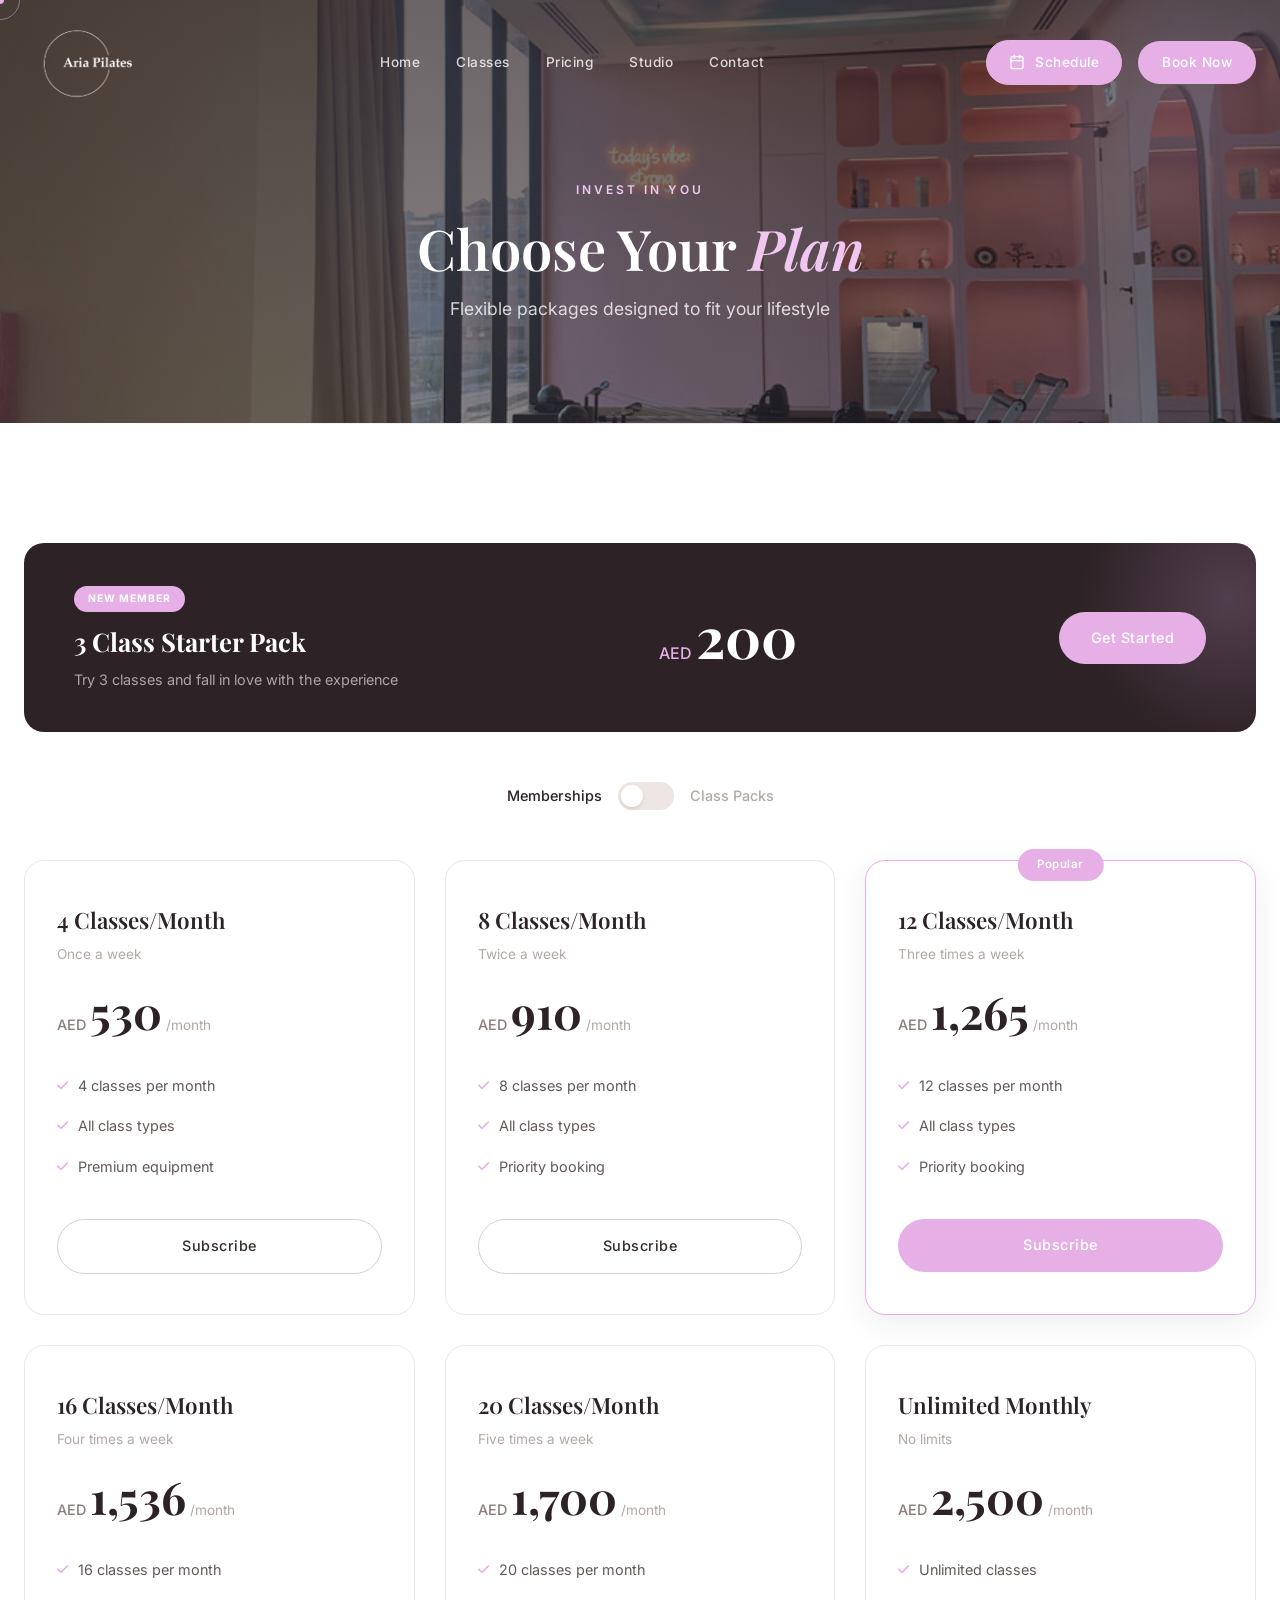
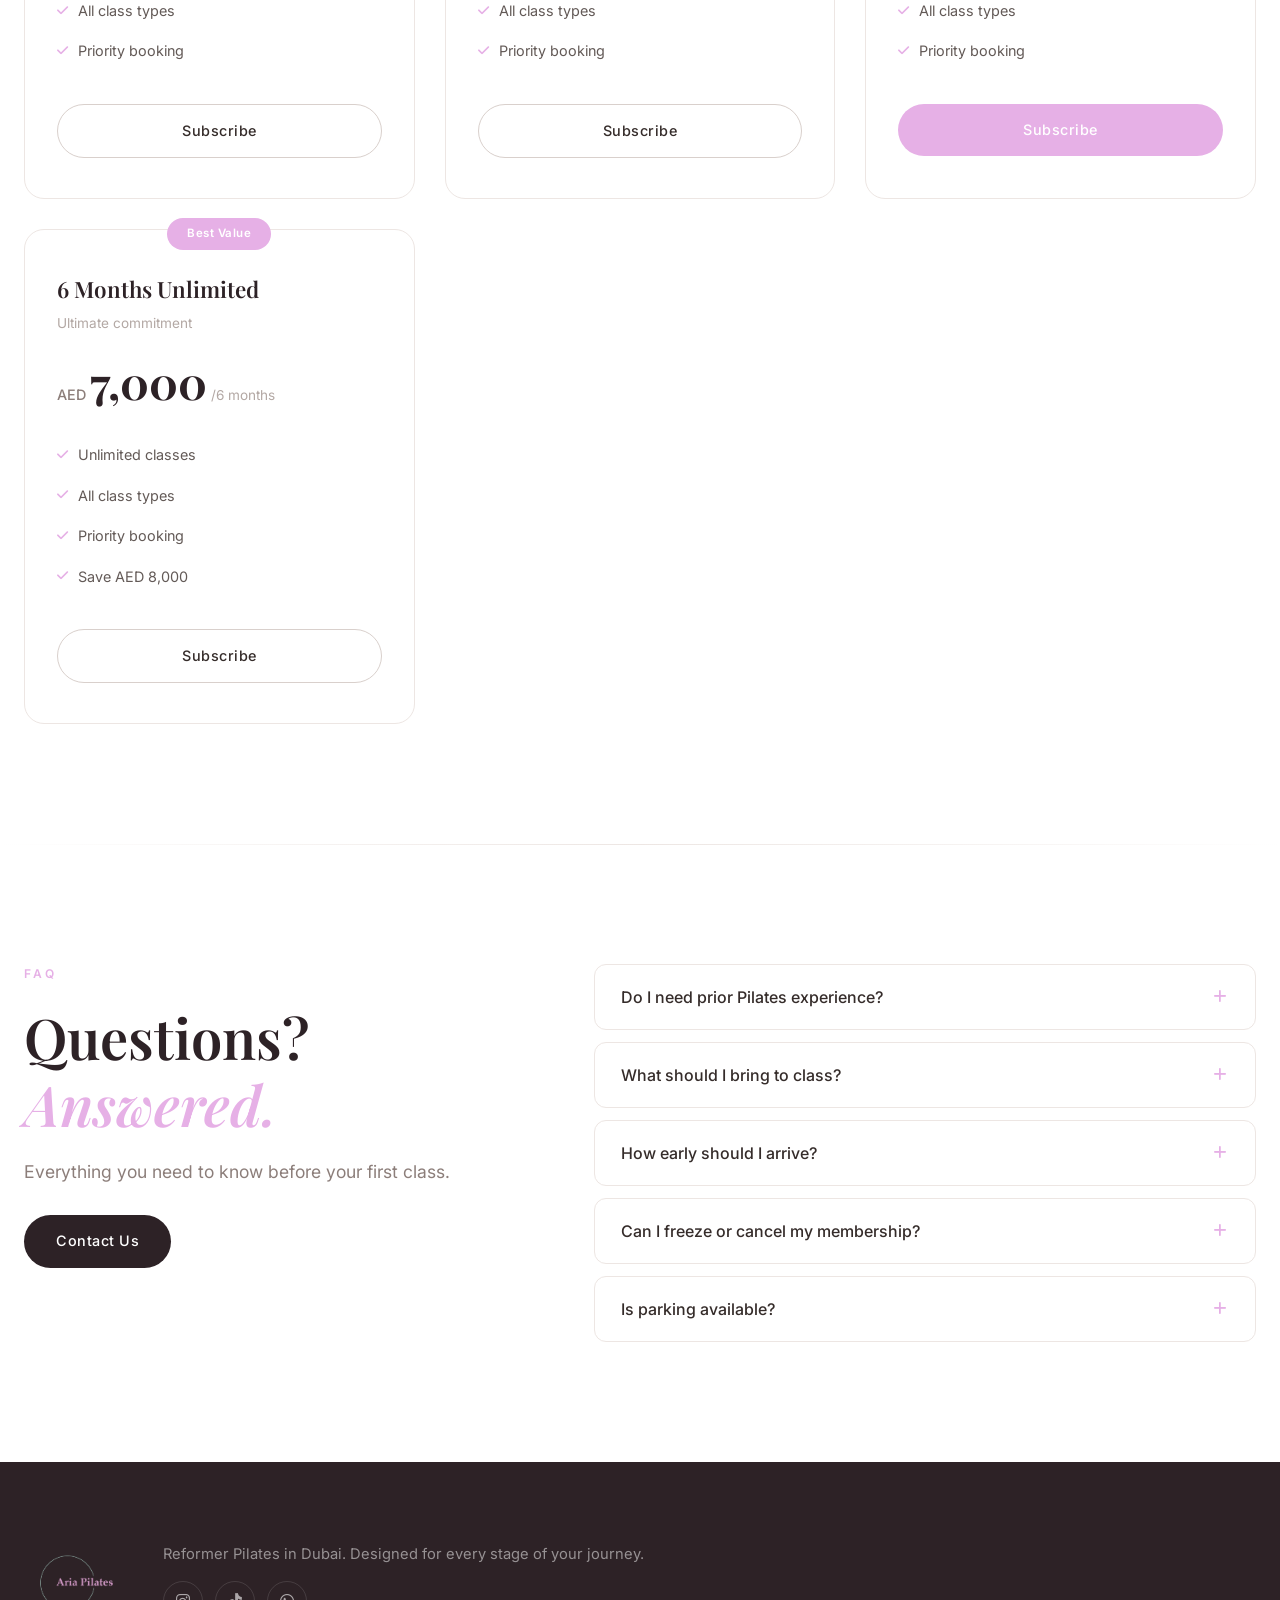
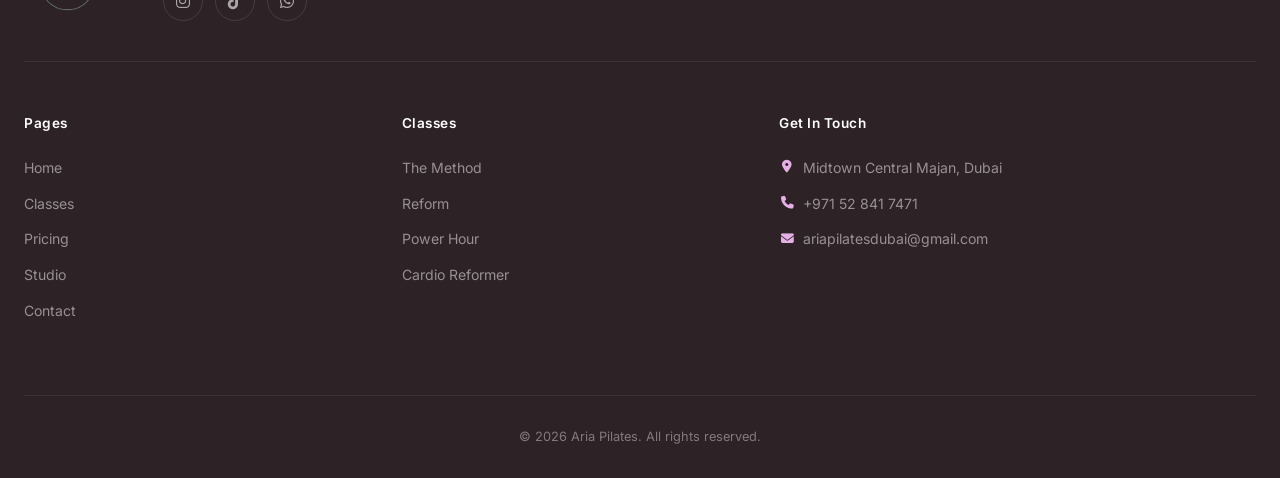
<file: pricing.html>
<!DOCTYPE html>
<html lang="en">
<head>
    <meta charset="UTF-8">
    <meta name="viewport" content="width=device-width, initial-scale=1.0">
    <title>Pricing & Packages | Aria Pilates Dubai</title>
    <meta name="description" content="Flexible pricing packages for Reformer Pilates classes at Aria Pilates Dubai.">
    <link rel="preconnect" href="https://fonts.googleapis.com"><link rel="preconnect" href="https://fonts.gstatic.com" crossorigin>
    <link href="https://fonts.googleapis.com/css2?family=Playfair+Display:ital,wght@0,400;0,500;0,600;0,700;1,400;1,500&family=Inter:wght@300;400;500;600;700&family=Cormorant+Garamond:ital,wght@0,300;0,400;0,500;0,600;1,300;1,400&display=swap" rel="stylesheet">
    <link rel="stylesheet" href="https://cdnjs.cloudflare.com/ajax/libs/font-awesome/6.5.0/css/all.min.css">
    <link rel="stylesheet" href="css/style.css?v=20260810"><link rel="stylesheet" href="css/animations.css">
</head>
<body>
    <div class="cursor-dot"></div><div class="cursor-outline"></div>
    <header id="navbar" class="navbar scrolled"><div class="nav-container">
        <a href="index.html" class="nav-logo"><img src="images/aria-pilates%20logo-01.png" alt="Aria Pilates" class="logo-img"></a>
        <nav class="nav-menu"><a href="index.html" class="nav-link">Home</a><a href="classes.html" class="nav-link">Classes</a><a href="pricing.html" class="nav-link active">Pricing</a><a href="studio.html" class="nav-link">Studio</a><a href="contact.html" class="nav-link">Contact</a></nav>
        <div class="nav-actions"><a href="classes.html#schedule" class="btn btn-schedule"><svg viewBox="0 0 24 24" fill="none" stroke="currentColor" stroke-width="2" stroke-linecap="round" stroke-linejoin="round"><rect x="3" y="4" width="18" height="18" rx="2"/><path d="M16 2v4M8 2v4M3 10h18"/></svg>Schedule</a><a href="book.html" class="btn btn-nav">Book Now</a><button class="nav-toggle" aria-label="Toggle menu"><span></span><span></span><span></span></button></div>
    </div></header>
    <div class="mobile-menu"><nav class="mobile-nav"><a href="index.html" class="mobile-link">Home</a><a href="classes.html" class="mobile-link">Classes</a><a href="pricing.html" class="mobile-link">Pricing</a><a href="studio.html" class="mobile-link">Studio</a><a href="contact.html" class="mobile-link">Contact</a><a href="classes.html#schedule" class="mobile-link">Schedule</a><a href="book.html" class="mobile-link">Book Now</a></nav></div>

    <section class="page-header" style="background-image: url('images/class-1.jpg');">
        <div class="page-header-overlay"></div>
        <div class="container">
            <div class="section-label light">Invest In You</div>
            <h1 class="section-title light">Choose Your <em>Plan</em></h1>
            <p class="section-subtitle light">Flexible packages designed to fit your lifestyle</p>
        </div>
    </section>

    <section class="section pricing-section"><div class="container">
        <div class="intro-offer reveal-up"><div class="offer-glow"></div><div class="offer-content"><div class="offer-badge">NEW MEMBER</div><h3>3 Class Starter Pack</h3><p>Try 3 classes and fall in love with the experience</p></div><div class="offer-price"><span class="currency">AED</span><span class="amount">200</span></div><a href="book.html" class="btn btn-primary" target="_blank" rel="noopener">Get Started</a></div>

        <div class="pricing-toggle reveal-up" style="--delay: 0.1s"><span class="toggle-label active" data-type="single">Memberships</span><div class="toggle-switch" id="pricingToggle"><div class="toggle-slider"></div></div><span class="toggle-label" data-type="package">Class Packs</span></div>

        <div class="pricing-grid pricing-single active">
            <div class="price-card reveal-up" style="--delay: 0.1s"><div class="price-header"><h3>4 Classes/Month</h3><p>Once a week</p></div><div class="price-amount"><span class="currency">AED</span><span class="amount">530</span><span class="per">/month</span></div><ul class="price-features"><li><i class="fas fa-check"></i> 4 classes per month</li><li><i class="fas fa-check"></i> All class types</li><li><i class="fas fa-check"></i> Premium equipment</li></ul><a href="book.html" class="btn btn-outline btn-block" target="_blank" rel="noopener">Subscribe</a></div>
            <div class="price-card reveal-up" style="--delay: 0.15s"><div class="price-header"><h3>8 Classes/Month</h3><p>Twice a week</p></div><div class="price-amount"><span class="currency">AED</span><span class="amount">910</span><span class="per">/month</span></div><ul class="price-features"><li><i class="fas fa-check"></i> 8 classes per month</li><li><i class="fas fa-check"></i> All class types</li><li><i class="fas fa-check"></i> Priority booking</li></ul><a href="book.html" class="btn btn-outline btn-block" target="_blank" rel="noopener">Subscribe</a></div>
            <div class="price-card featured reveal-up" style="--delay: 0.2s"><div class="price-badge">Popular</div><div class="price-header"><h3>12 Classes/Month</h3><p>Three times a week</p></div><div class="price-amount"><span class="currency">AED</span><span class="amount">1,265</span><span class="per">/month</span></div><ul class="price-features"><li><i class="fas fa-check"></i> 12 classes per month</li><li><i class="fas fa-check"></i> All class types</li><li><i class="fas fa-check"></i> Priority booking</li></ul><a href="book.html" class="btn btn-primary btn-block" target="_blank" rel="noopener">Subscribe</a></div>
            <div class="price-card reveal-up" style="--delay: 0.25s"><div class="price-header"><h3>16 Classes/Month</h3><p>Four times a week</p></div><div class="price-amount"><span class="currency">AED</span><span class="amount">1,536</span><span class="per">/month</span></div><ul class="price-features"><li><i class="fas fa-check"></i> 16 classes per month</li><li><i class="fas fa-check"></i> All class types</li><li><i class="fas fa-check"></i> Priority booking</li></ul><a href="book.html" class="btn btn-outline btn-block" target="_blank" rel="noopener">Subscribe</a></div>
            <div class="price-card reveal-up" style="--delay: 0.3s"><div class="price-header"><h3>20 Classes/Month</h3><p>Five times a week</p></div><div class="price-amount"><span class="currency">AED</span><span class="amount">1,700</span><span class="per">/month</span></div><ul class="price-features"><li><i class="fas fa-check"></i> 20 classes per month</li><li><i class="fas fa-check"></i> All class types</li><li><i class="fas fa-check"></i> Priority booking</li></ul><a href="book.html" class="btn btn-outline btn-block" target="_blank" rel="noopener">Subscribe</a></div>
            <div class="price-card reveal-up" style="--delay: 0.35s"><div class="price-header"><h3>Unlimited Monthly</h3><p>No limits</p></div><div class="price-amount"><span class="currency">AED</span><span class="amount">2,500</span><span class="per">/month</span></div><ul class="price-features"><li><i class="fas fa-check"></i> Unlimited classes</li><li><i class="fas fa-check"></i> All class types</li><li><i class="fas fa-check"></i> Priority booking</li></ul><a href="book.html" class="btn btn-primary btn-block" target="_blank" rel="noopener">Subscribe</a></div>
            <div class="price-card reveal-up" style="--delay: 0.4s"><div class="price-badge">Best Value</div><div class="price-header"><h3>6 Months Unlimited</h3><p>Ultimate commitment</p></div><div class="price-amount"><span class="currency">AED</span><span class="amount">7,000</span><span class="per">/6 months</span></div><ul class="price-features"><li><i class="fas fa-check"></i> Unlimited classes</li><li><i class="fas fa-check"></i> All class types</li><li><i class="fas fa-check"></i> Priority booking</li><li><i class="fas fa-check"></i> Save AED 8,000</li></ul><a href="book.html" class="btn btn-outline btn-block" target="_blank" rel="noopener">Subscribe</a></div>
        </div>
        <div class="pricing-grid pricing-package">
            <div class="price-card reveal-up" style="--delay: 0.1s"><div class="price-header"><h3>1 Class</h3><p>Valid for 2 weeks</p></div><div class="price-amount"><span class="currency">AED</span><span class="amount">150</span></div><ul class="price-features"><li><i class="fas fa-check"></i> Any Reformer class</li><li><i class="fas fa-check"></i> Premium equipment</li><li><i class="fas fa-check"></i> No commitment</li></ul><a href="book.html" class="btn btn-outline btn-block" target="_blank" rel="noopener">Book Now</a></div>
            <div class="price-card reveal-up" style="--delay: 0.15s"><div class="price-header"><h3>3 Classes</h3><p>Valid for 1 month</p></div><div class="price-amount"><span class="currency">AED</span><span class="amount">430</span><span class="per">/3 classes</span></div><ul class="price-features"><li><i class="fas fa-check"></i> 3 Reformer classes</li><li><i class="fas fa-check"></i> Valid for 1 month</li><li><i class="fas fa-check"></i> All class types</li></ul><a href="book.html" class="btn btn-outline btn-block" target="_blank" rel="noopener">Book Now</a></div>
            <div class="price-card featured reveal-up" style="--delay: 0.2s"><div class="price-badge">Popular</div><div class="price-header"><h3>5 Classes</h3><p>Valid for 1 month</p></div><div class="price-amount"><span class="currency">AED</span><span class="amount">620</span><span class="per">/5 classes</span></div><ul class="price-features"><li><i class="fas fa-check"></i> 5 Reformer classes</li><li><i class="fas fa-check"></i> Valid for 1 month</li><li><i class="fas fa-check"></i> All class types</li></ul><a href="book.html" class="btn btn-primary btn-block" target="_blank" rel="noopener">Book Now</a></div>
            <div class="price-card reveal-up" style="--delay: 0.25s"><div class="price-header"><h3>10 Classes</h3><p>Valid for 2 months</p></div><div class="price-amount"><span class="currency">AED</span><span class="amount">1,100</span><span class="per">/10 classes</span></div><ul class="price-features"><li><i class="fas fa-check"></i> 10 Reformer classes</li><li><i class="fas fa-check"></i> Valid for 2 months</li><li><i class="fas fa-check"></i> All class types</li></ul><a href="book.html" class="btn btn-outline btn-block" target="_blank" rel="noopener">Book Now</a></div>
            <div class="price-card reveal-up" style="--delay: 0.3s"><div class="price-header"><h3>15 Classes</h3><p>Valid for 3 months</p></div><div class="price-amount"><span class="currency">AED</span><span class="amount">1,575</span><span class="per">/15 classes</span></div><ul class="price-features"><li><i class="fas fa-check"></i> 15 Reformer classes</li><li><i class="fas fa-check"></i> Valid for 3 months</li><li><i class="fas fa-check"></i> All class types</li></ul><a href="book.html" class="btn btn-outline btn-block" target="_blank" rel="noopener">Book Now</a></div>
            <div class="price-card reveal-up" style="--delay: 0.35s"><div class="price-header"><h3>20 Classes</h3><p>Valid for 4 months</p></div><div class="price-amount"><span class="currency">AED</span><span class="amount">2,100</span><span class="per">/20 classes</span></div><ul class="price-features"><li><i class="fas fa-check"></i> 20 Reformer classes</li><li><i class="fas fa-check"></i> Valid for 4 months</li><li><i class="fas fa-check"></i> All class types</li></ul><a href="book.html" class="btn btn-outline btn-block" target="_blank" rel="noopener">Book Now</a></div>
            <div class="price-card reveal-up" style="--delay: 0.4s"><div class="price-badge">Best Value</div><div class="price-header"><h3>30 Classes</h3><p>Valid for 5 months</p></div><div class="price-amount"><span class="currency">AED</span><span class="amount">3,150</span><span class="per">/30 classes</span></div><ul class="price-features"><li><i class="fas fa-check"></i> 30 Reformer classes</li><li><i class="fas fa-check"></i> Valid for 5 months</li><li><i class="fas fa-check"></i> All class types</li><li><i class="fas fa-check"></i> Best per-class rate</li></ul><a href="book.html" class="btn btn-outline btn-block" target="_blank" rel="noopener">Book Now</a></div>
        </div>
    </div></section>

    <!-- FAQ -->
    <section class="section faq-section"><div class="container"><div class="faq-wrapper">
        <div class="faq-intro"><div class="section-label reveal-up">FAQ</div><h2 class="section-title reveal-up" style="--delay: 0.1s">Questions?<br><em>Answered.</em></h2><p class="section-subtitle reveal-up" style="--delay: 0.2s; margin: 20px 0 0;">Everything you need to know before your first class.</p><a href="contact.html" class="btn btn-dark reveal-up" style="--delay: 0.3s; margin-top: 28px;">Contact Us</a></div>
        <div class="faq-list reveal-up" style="--delay: 0.2s">
            <div class="faq-item"><button class="faq-question"><span>Do I need prior Pilates experience?</span><i class="fas fa-plus"></i></button><div class="faq-answer"><p>Not at all! Our classes welcome all levels. Beginners can start with our Intro Pass.</p></div></div>
            <div class="faq-item"><button class="faq-question"><span>What should I bring to class?</span><i class="fas fa-plus"></i></button><div class="faq-answer"><p>Comfortable activewear and grip socks (available at the studio). We provide reformers, towels, and water station.</p></div></div>
            <div class="faq-item"><button class="faq-question"><span>How early should I arrive?</span><i class="fas fa-plus"></i></button><div class="faq-answer"><p>10-15 minutes before your first class for a quick orientation on the reformer.</p></div></div>
            <div class="faq-item"><button class="faq-question"><span>Can I freeze or cancel my membership?</span><i class="fas fa-plus"></i></button><div class="faq-answer"><p>Yes. Memberships can be frozen for up to 30 days per commitment period.</p></div></div>
            <div class="faq-item"><button class="faq-question"><span>Is parking available?</span><i class="fas fa-plus"></i></button><div class="faq-answer"><p>The mall offers free parking for all day.</p></div></div>
        </div>
    </div></div></section>

    <footer class="footer"><div class="container"><div class="footer-top"><div class="footer-logo-row"><img src="images/aria-pilates%20logo-01.png" alt="Aria Pilates" class="footer-logo-img"><div class="footer-logo-text"><p>Reformer Pilates in Dubai. Designed for every stage of your journey.</p><div class="footer-social"><a href="https://www.instagram.com/ariapilatesdxb/" target="_blank" rel="noopener" aria-label="Instagram"><i class="fab fa-instagram"></i></a><a href="https://www.tiktok.com/@ariapilatesdxb" target="_blank" rel="noopener" aria-label="TikTok"><i class="fab fa-tiktok"></i></a><a href="https://wa.me/971528417471" target="_blank" rel="noopener" aria-label="WhatsApp"><i class="fab fa-whatsapp"></i></a></div></div></div></div><div class="footer-grid"><div class="footer-links"><h4>Pages</h4><a href="index.html">Home</a><a href="classes.html">Classes</a><a href="pricing.html">Pricing</a><a href="studio.html">Studio</a><a href="contact.html">Contact</a></div><div class="footer-links"><h4>Classes</h4><a href="classes.html">The Method</a><a href="classes.html">Reform</a><a href="classes.html">Power Hour</a><a href="classes.html">Cardio Reformer</a></div><div class="footer-links"><h4>Get In Touch</h4><a href="contact.html"><i class="fas fa-map-marker-alt"></i> Midtown Central Majan, Dubai</a><a href="tel:+971528417471"><i class="fas fa-phone"></i> +971 52 841 7471</a><a href="mailto:ariapilatesdubai@gmail.com"><i class="fas fa-envelope"></i> ariapilatesdubai@gmail.com</a></div></div><div class="footer-bottom"><p>&copy; 2026 Aria Pilates. All rights reserved.</p></div></div></footer>
    <button id="backToTop" class="back-to-top" aria-label="Back to top"><i class="fas fa-arrow-up"></i></button>
    <script src="js/main.js"></script>
</body>
</html>
</file>
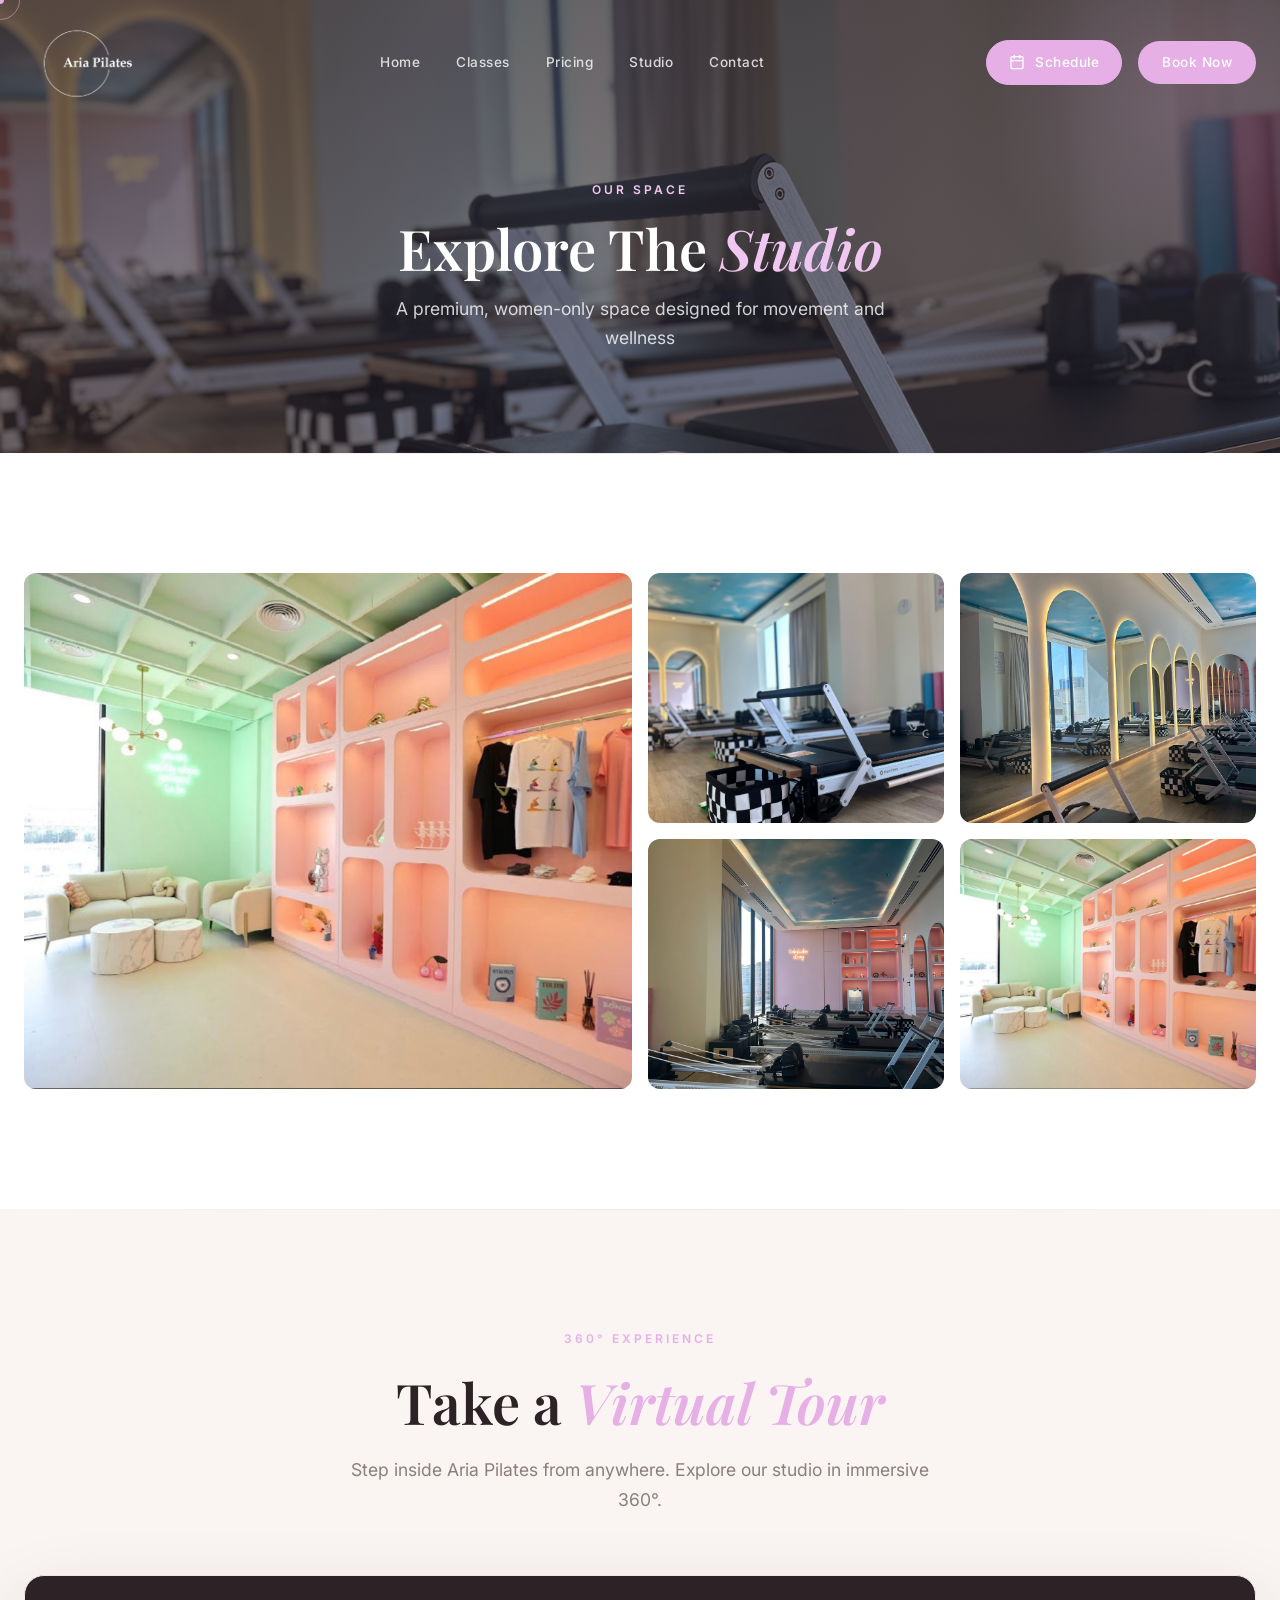
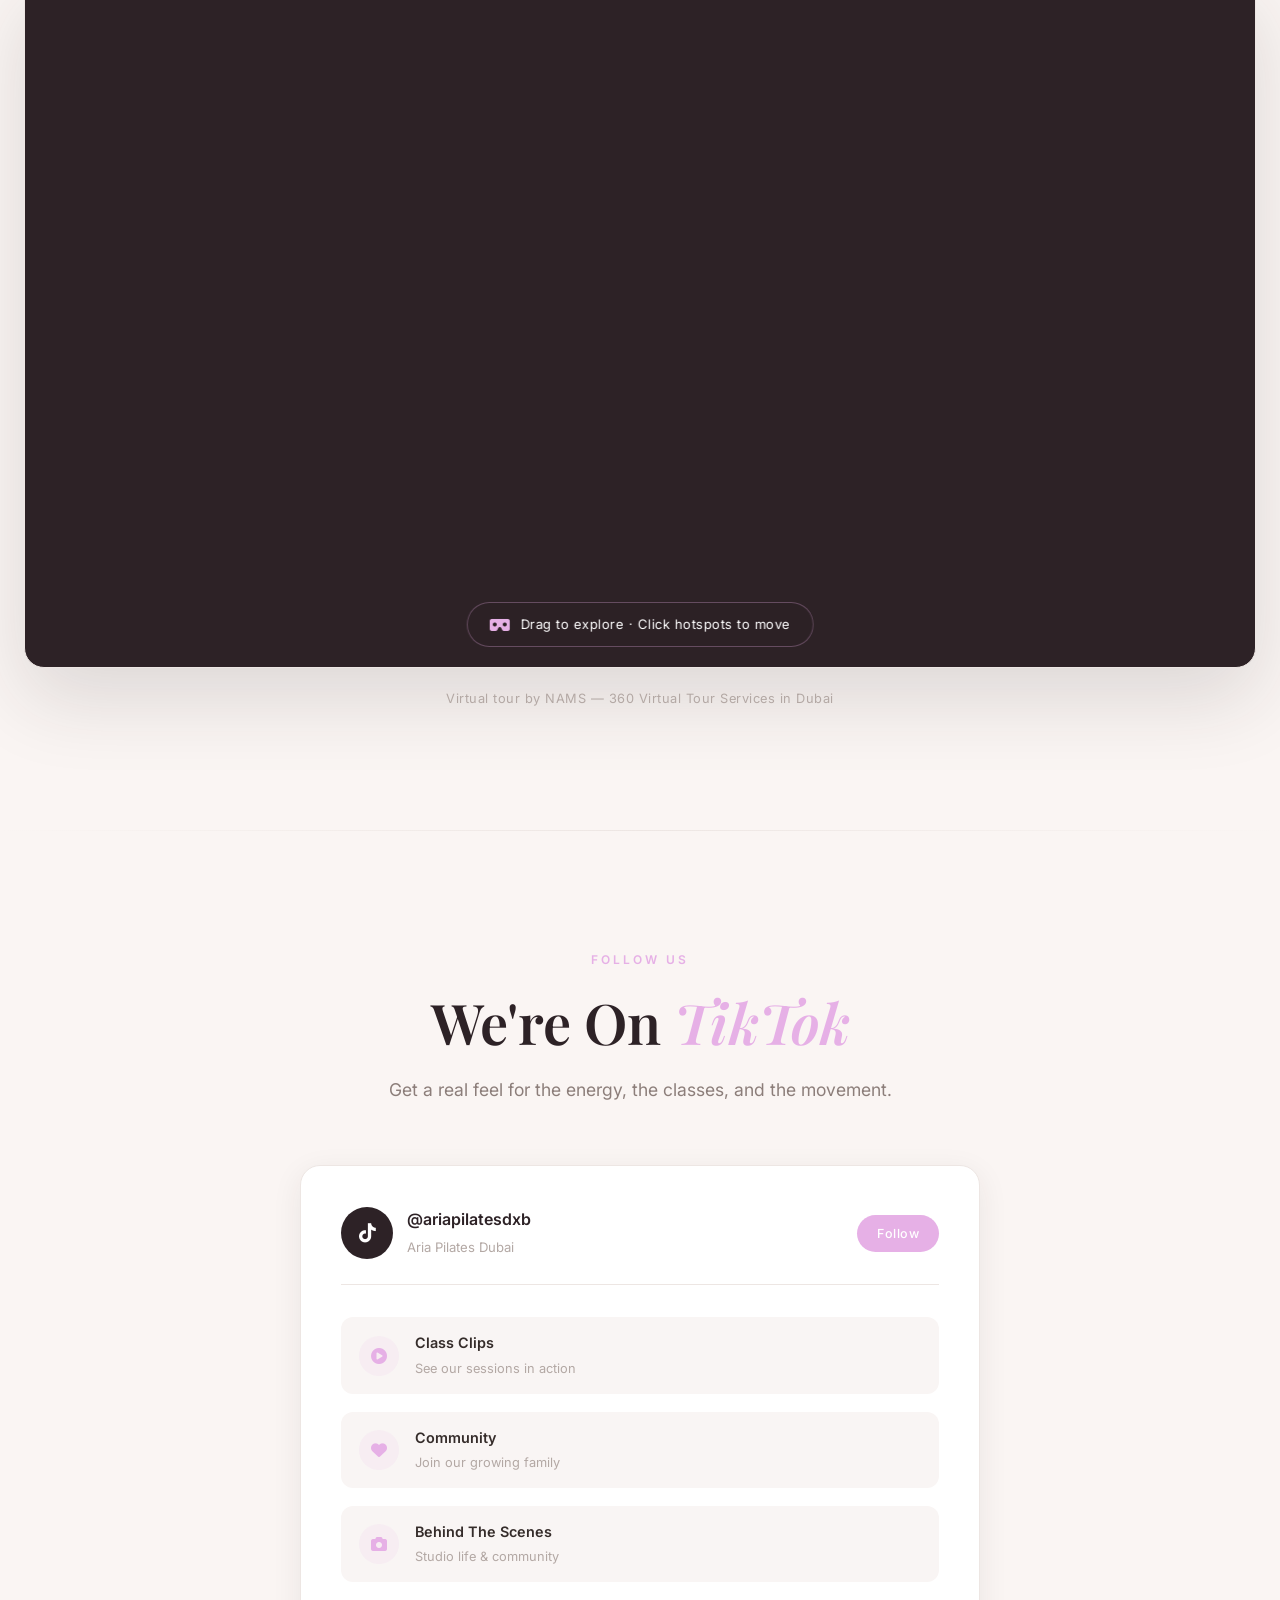
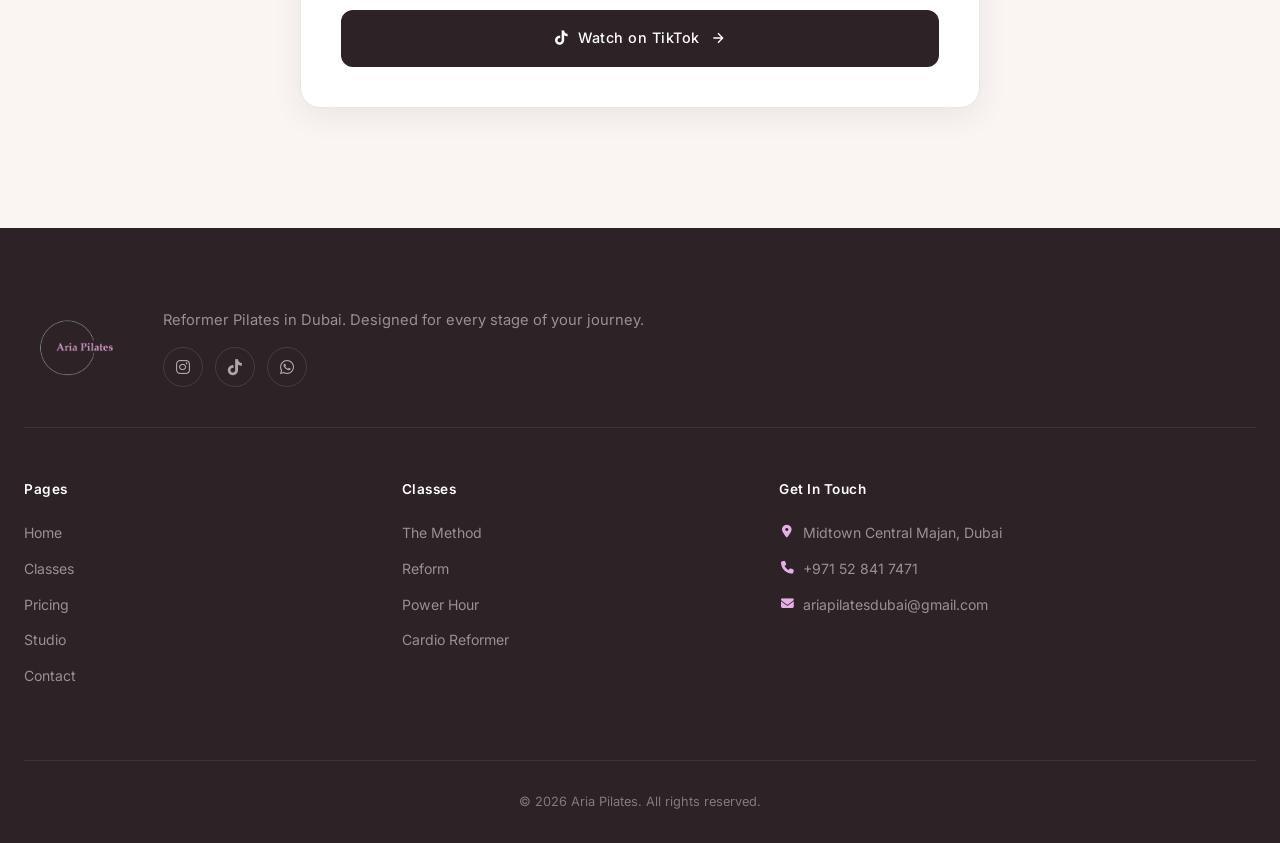
<file: studio.html>
<!DOCTYPE html>
<html lang="en">
<head>
    <meta charset="UTF-8">
    <meta name="viewport" content="width=device-width, initial-scale=1.0">
    <title>Our Studio | Aria Pilates Dubai</title>
    <meta name="description" content="Explore our premium women-only Reformer Pilates studio in Dubai with a 360 virtual tour.">
    <link rel="preconnect" href="https://fonts.googleapis.com"><link rel="preconnect" href="https://fonts.gstatic.com" crossorigin>
    <link href="https://fonts.googleapis.com/css2?family=Playfair+Display:ital,wght@0,400;0,500;0,600;0,700;1,400;1,500&family=Inter:wght@300;400;500;600;700&family=Cormorant+Garamond:ital,wght@0,300;0,400;0,500;0,600;1,300;1,400&display=swap" rel="stylesheet">
    <link rel="stylesheet" href="https://cdnjs.cloudflare.com/ajax/libs/font-awesome/6.5.0/css/all.min.css">
    <link rel="stylesheet" href="css/style.css?v=20260810"><link rel="stylesheet" href="css/animations.css">
</head>
<body>
    <div class="cursor-dot"></div><div class="cursor-outline"></div>
    <header id="navbar" class="navbar scrolled"><div class="nav-container">
        <a href="index.html" class="nav-logo"><img src="images/aria-pilates%20logo-01.png" alt="Aria Pilates" class="logo-img"></a>
        <nav class="nav-menu"><a href="index.html" class="nav-link">Home</a><a href="classes.html" class="nav-link">Classes</a><a href="pricing.html" class="nav-link">Pricing</a><a href="studio.html" class="nav-link active">Studio</a><a href="contact.html" class="nav-link">Contact</a></nav>
        <div class="nav-actions"><a href="classes.html#schedule" class="btn btn-schedule"><svg viewBox="0 0 24 24" fill="none" stroke="currentColor" stroke-width="2" stroke-linecap="round" stroke-linejoin="round"><rect x="3" y="4" width="18" height="18" rx="2"/><path d="M16 2v4M8 2v4M3 10h18"/></svg>Schedule</a><a href="book.html" class="btn btn-nav">Book Now</a><button class="nav-toggle" aria-label="Toggle menu"><span></span><span></span><span></span></button></div>
    </div></header>
    <div class="mobile-menu"><nav class="mobile-nav"><a href="index.html" class="mobile-link">Home</a><a href="classes.html" class="mobile-link">Classes</a><a href="pricing.html" class="mobile-link">Pricing</a><a href="studio.html" class="mobile-link">Studio</a><a href="contact.html" class="mobile-link">Contact</a><a href="classes.html#schedule" class="mobile-link">Schedule</a><a href="book.html" class="mobile-link">Book Now</a></nav></div>

    <section class="page-header" style="background-image: url('images/studio-main.png');">
        <div class="page-header-overlay"></div>
        <div class="container">
            <div class="section-label light">Our Space</div>
            <h1 class="section-title light">Explore The <em>Studio</em></h1>
            <p class="section-subtitle light">A premium, women-only space designed for movement and wellness</p>
        </div>
    </section>

    <!-- Gallery -->
    <section class="section studio-section"><div class="container">
        <div class="studio-gallery reveal-up">
            <div class="gallery-item gallery-large"><img src="images/class-3.jpg" alt="Studio interior" loading="lazy"><div class="gallery-overlay"><span>Main Studio</span></div></div>
            <div class="gallery-item"><img src="images/studio-main.png" alt="Premium reformers" loading="lazy"><div class="gallery-overlay"><span>Premium Reformers</span></div></div>
            <div class="gallery-item"><img src="images/class-2.jpg" alt="Class in session" loading="lazy"><div class="gallery-overlay"><span>Classes</span></div></div>
            <div class="gallery-item"><img src="images/class-1.jpg" alt="Reformer detail" loading="lazy"><div class="gallery-overlay"><span>Equipment</span></div></div>
            <div class="gallery-item"><img src="images/class-3.jpg" alt="Community" loading="lazy"><div class="gallery-overlay"><span>Community</span></div></div>
        </div>
    </div></section>

    <!-- Virtual Tour -->
    <section class="section tour-section"><div class="container">
        <div class="section-header text-center"><div class="section-label reveal-up">360° Experience</div><h2 class="section-title reveal-up" style="--delay: 0.1s">Take a <em>Virtual Tour</em></h2><p class="section-subtitle reveal-up" style="--delay: 0.2s">Step inside Aria Pilates from anywhere. Explore our studio in immersive 360°.</p></div>
        <div class="tour-frame reveal-up" style="--delay: 0.2s">
            <iframe src="https://realsee.ai/nMnnPbOz" title="Aria Pilates 360 Virtual Tour" frameborder="0" allow="fullscreen; accelerometer; gyroscope; magnetometer; vr; xr; xr-spatial-tracking" allowfullscreen loading="lazy"></iframe>
            <div class="tour-badge"><i class="fas fa-vr-cardboard"></i><span>Drag to explore &middot; Click hotspots to move</span></div>
        </div>
        <p class="tour-credit reveal-up">Virtual tour by NAMS — 360 Virtual Tour Services in Dubai</p>
    </div></section>

    <!-- TikTok -->
    <section class="section tiktok-section"><div class="container">
        <div class="section-header text-center">
            <div class="section-label reveal-up">Follow Us</div>
            <h2 class="section-title reveal-up" style="--delay: 0.1s">We're On <em>TikTok</em></h2>
            <p class="section-subtitle reveal-up" style="--delay: 0.2s">Get a real feel for the energy, the classes, and the movement.</p>
        </div>
        <div class="tiktok-content reveal-up" style="--delay: 0.3s">
            <div class="tiktok-card">
                <div class="tiktok-card-header">
                    <div class="tiktok-avatar"><i class="fab fa-tiktok"></i></div>
                    <div class="tiktok-handle">
                        <h4>@ariapilatesdxb</h4>
                        <span>Aria Pilates Dubai</span>
                    </div>
                    <a href="https://www.tiktok.com/@ariapilatesdxb" target="_blank" rel="noopener" class="btn btn-sm btn-primary">Follow</a>
                </div>
                <div class="tiktok-highlights">
                    <div class="tiktok-highlight-item">
                        <i class="fas fa-play-circle"></i>
                        <div>
                            <h5>Class Clips</h5>
                            <p>See our sessions in action</p>
                        </div>
                    </div>
                    <div class="tiktok-highlight-item">
                        <i class="fas fa-heart"></i>
                        <div>
                            <h5>Community</h5>
                            <p>Join our growing family</p>
                        </div>
                    </div>
                    <div class="tiktok-highlight-item">
                        <i class="fas fa-camera"></i>
                        <div>
                            <h5>Behind The Scenes</h5>
                            <p>Studio life & community</p>
                        </div>
                    </div>
                </div>
                <a href="https://www.tiktok.com/@ariapilatesdxb" target="_blank" rel="noopener" class="tiktok-cta">
                    <i class="fab fa-tiktok"></i> Watch on TikTok
                    <svg width="16" height="16" viewBox="0 0 24 24" fill="none" stroke="currentColor" stroke-width="2"><path d="M5 12h14M12 5l7 7-7 7"/></svg>
                </a>
            </div>
        </div>
    </div></section>

    <footer class="footer"><div class="container"><div class="footer-top"><div class="footer-logo-row"><img src="images/aria-pilates%20logo-01.png" alt="Aria Pilates" class="footer-logo-img"><div class="footer-logo-text"><p>Reformer Pilates in Dubai. Designed for every stage of your journey.</p><div class="footer-social"><a href="https://www.instagram.com/ariapilatesdxb/" target="_blank" rel="noopener" aria-label="Instagram"><i class="fab fa-instagram"></i></a><a href="https://www.tiktok.com/@ariapilatesdxb" target="_blank" rel="noopener" aria-label="TikTok"><i class="fab fa-tiktok"></i></a><a href="https://wa.me/971528417471" target="_blank" rel="noopener" aria-label="WhatsApp"><i class="fab fa-whatsapp"></i></a></div></div></div></div><div class="footer-grid"><div class="footer-links"><h4>Pages</h4><a href="index.html">Home</a><a href="classes.html">Classes</a><a href="pricing.html">Pricing</a><a href="studio.html">Studio</a><a href="contact.html">Contact</a></div><div class="footer-links"><h4>Classes</h4><a href="classes.html">The Method</a><a href="classes.html">Reform</a><a href="classes.html">Power Hour</a><a href="classes.html">Cardio Reformer</a></div><div class="footer-links"><h4>Get In Touch</h4><a href="contact.html"><i class="fas fa-map-marker-alt"></i> Midtown Central Majan, Dubai</a><a href="tel:+971528417471"><i class="fas fa-phone"></i> +971 52 841 7471</a><a href="mailto:ariapilatesdubai@gmail.com"><i class="fas fa-envelope"></i> ariapilatesdubai@gmail.com</a></div></div><div class="footer-bottom"><p>&copy; 2026 Aria Pilates. All rights reserved.</p></div></div></footer>
    <button id="backToTop" class="back-to-top" aria-label="Back to top"><i class="fas fa-arrow-up"></i></button>
    <script src="js/main.js"></script>
</body>
</html>
</file>
<file: css/style.css>
/* ============================================
   ARIA PILATES - Premium Website Styles
   ============================================ */

/* CSS Variables */
:root {
    /* Colors - Feminine & Elegant Palette */
    --primary: #2d2226;
    --primary-light: #3d2f34;
    --accent: #e6b0e6;
    --accent-light: #f0c7f0;
    --accent-dark: #c890c8;
    --rose: #dfb0df;
    --blush: #f5e6e0;
    --mauve: #8e6c7c;
    --white: #ffffff;
    --off-white: #fdf8f6;
    --cream: #faf5f3;
    --gray-100: #f9f5f4;
    --gray-200: #ede6e3;
    --gray-300: #d9d0cc;
    --gray-400: #b3a8a4;
    --gray-500: #8c7e7a;
    --gray-600: #635a57;
    --gray-700: #4a403d;
    --gray-800: #352c2a;
    --gray-900: #2d2226;
    --success: #7cb4a5;
    --gradient-1: linear-gradient(135deg, #2d2226 0%, #3d2f34 50%, #4a3540 100%);
    --gradient-2: linear-gradient(135deg, #e6b0e6 0%, #f0c7f0 100%);
    --gradient-3: linear-gradient(180deg, rgba(45,34,38,0) 0%, rgba(45,34,38,0.8) 100%);
    --gradient-rose: linear-gradient(135deg, #f5e6e0 0%, #fdf8f6 100%);
    --gradient-glow: radial-gradient(circle, rgba(230,176,230,0.18) 0%, transparent 70%);

    /* Typography */
    --font-heading: 'Playfair Display', serif;
    --font-body: 'Inter', sans-serif;
    --font-accent: 'Cormorant Garamond', serif;

    /* Spacing */
    --section-padding: 120px;
    --container-width: 1280px;

    /* Transitions */
    --transition: all 0.4s cubic-bezier(0.4, 0, 0.2, 1);
    --transition-fast: all 0.2s ease;
    --transition-slow: all 0.8s cubic-bezier(0.4, 0, 0.2, 1);

    /* Shadows */
    --shadow-sm: 0 2px 8px rgba(45,34,38,0.04);
    --shadow-md: 0 8px 30px rgba(45,34,38,0.08);
    --shadow-lg: 0 20px 60px rgba(45,34,38,0.10);
    --shadow-xl: 0 30px 80px rgba(45,34,38,0.14);
    --shadow-glow: 0 8px 40px rgba(230,176,230,0.25);

    /* Border Radius */
    --radius-sm: 8px;
    --radius-md: 12px;
    --radius-lg: 20px;
    --radius-xl: 30px;
}

/* ============================================
   RESET & BASE
   ============================================ */
*, *::before, *::after {
    margin: 0;
    padding: 0;
    box-sizing: border-box;
}

html {
    scroll-behavior: smooth;
    font-size: 16px;
    -webkit-font-smoothing: antialiased;
    -moz-osx-font-smoothing: grayscale;
    overflow-x: hidden;
    width: 100%;
}

body {
    font-family: var(--font-body);
    color: var(--gray-800);
    background-color: var(--white);
    line-height: 1.7;
    overflow-x: hidden;
    width: 100%;
    max-width: 100%;
    position: relative;
}

img {
    max-width: 100%;
    height: auto;
    display: block;
}

a {
    text-decoration: none;
    color: inherit;
    transition: var(--transition-fast);
}

button {
    border: none;
    background: none;
    cursor: pointer;
    font-family: inherit;
}

ul, ol {
    list-style: none;
}

/* ============================================
   PRELOADER
   ============================================ */
#preloader {
    position: fixed;
    top: 0;
    left: 0;
    width: 100%;
    height: 100%;
    background: var(--primary);
    display: flex;
    align-items: center;
    justify-content: center;
    z-index: 99999;
    transition: opacity 0.6s ease, visibility 0.6s ease;
}

#preloader.loaded {
    opacity: 0;
    visibility: hidden;
}

.preloader-inner {
    text-align: center;
}

.preloader-logo {
    display: flex;
    align-items: center;
    justify-content: center;
    margin-bottom: 30px;
    animation: pulse 1.5s ease infinite;
}

.preloader-equalizer {
    display: flex;
    align-items: flex-end;
    justify-content: center;
    gap: 5px;
    height: 40px;
    margin-bottom: 24px;
}

.preloader-equalizer span {
    width: 4px;
    background: var(--accent);
    border-radius: 4px;
    animation: eqBar 1s ease-in-out infinite;
}

.preloader-equalizer span:nth-child(1) { animation-delay: 0s; }
.preloader-equalizer span:nth-child(2) { animation-delay: 0.2s; }
.preloader-equalizer span:nth-child(3) { animation-delay: 0.4s; }
.preloader-equalizer span:nth-child(4) { animation-delay: 0.15s; }
.preloader-equalizer span:nth-child(5) { animation-delay: 0.3s; }

@keyframes eqBar {
    0%, 100% { height: 8px; }
    50% { height: 36px; }
}

.preloader-percent {
    margin-top: 16px;
    font-family: var(--font-body);
    font-size: 0.8rem;
    letter-spacing: 2px;
    color: rgba(255, 255, 255, 0.5);
}

.preloader-bar {
    width: 200px;
    height: 2px;
    background: rgba(255,255,255,0.1);
    border-radius: 2px;
    overflow: hidden;
    margin: 0 auto;
}

.preloader-progress {
    width: 0;
    height: 100%;
    background: var(--accent);
    border-radius: 2px;
    animation: loading 1.5s ease forwards;
}

@keyframes loading {
    to { width: 100%; }
}

@keyframes pulse {
    0%, 100% { opacity: 1; }
    50% { opacity: 0.6; }
}

/* ============================================
   CUSTOM CURSOR
   ============================================ */
.cursor-dot {
    width: 8px;
    height: 8px;
    background: var(--accent);
    border-radius: 50%;
    position: fixed;
    pointer-events: none;
    z-index: 99998;
    transform: translate(-50%, -50%);
    transition: transform 0.1s ease;
}

.cursor-outline {
    width: 40px;
    height: 40px;
    border: 1px solid var(--accent);
    border-radius: 50%;
    position: fixed;
    pointer-events: none;
    z-index: 99997;
    transform: translate(-50%, -50%);
    transition: all 0.15s ease;
    opacity: 0.5;
}

.cursor-hover .cursor-outline {
    width: 60px;
    height: 60px;
    opacity: 0.3;
    border-color: var(--accent);
}

@media (max-width: 1024px) {
    .cursor-dot, .cursor-outline { display: none; }
}

/* ============================================
   LAYOUT
   ============================================ */
.container {
    max-width: var(--container-width);
    margin: 0 auto;
    padding: 0 24px;
}

.section {
    padding: var(--section-padding) 0;
    position: relative;
}

.text-center {
    text-align: center;
}

.mt-4 {
    margin-top: 2rem;
}

/* ============================================
   TYPOGRAPHY
   ============================================ */
.section-label {
    font-family: var(--font-body);
    font-size: 0.75rem;
    font-weight: 600;
    letter-spacing: 3px;
    text-transform: uppercase;
    color: var(--accent);
    margin-bottom: 16px;
}

.section-label.light {
    color: var(--accent-light);
}

.section-title {
    font-family: var(--font-heading);
    font-size: clamp(2.2rem, 5vw, 3.5rem);
    font-weight: 600;
    line-height: 1.2;
    color: var(--gray-900);
    margin-bottom: 20px;
}

.section-title.light {
    color: var(--white);
}

.section-title em {
    font-style: italic;
    color: var(--accent);
}

.section-subtitle {
    font-size: 1.1rem;
    color: var(--gray-500);
    max-width: 600px;
    margin: 0 auto;
}

.section-header {
    margin-bottom: 60px;
}

/* ============================================
   BUTTONS
   ============================================ */
.btn {
    display: inline-flex;
    align-items: center;
    gap: 10px;
    padding: 14px 32px;
    font-size: 0.9rem;
    font-weight: 500;
    border-radius: 50px;
    transition: var(--transition);
    letter-spacing: 0.5px;
    position: relative;
    overflow: hidden;
}

.btn-primary {
    background: var(--accent);
    color: var(--white);
}

.btn-primary:hover {
    background: var(--accent-dark);
    transform: translateY(-2px);
    box-shadow: 0 10px 30px rgba(230, 176, 230, 0.35);
}

.btn-outline {
    border: 1.5px solid var(--gray-300);
    color: var(--gray-800);
    background: transparent;
}

.hero .btn-outline {
    border-color: rgba(255, 255, 255, 0.6);
    color: var(--white);
}

.hero .btn-outline:hover {
    border-color: var(--white);
    color: var(--white);
    background: rgba(255, 255, 255, 0.1);
}

.btn-outline:hover {
    border-color: var(--accent);
    color: var(--accent);
    transform: translateY(-2px);
}

.btn-dark {
    background: var(--primary);
    color: var(--white);
}

.btn-dark:hover {
    background: var(--primary-light);
    transform: translateY(-2px);
    box-shadow: 0 10px 30px rgba(45, 34, 38, 0.2);
}

.btn-nav {
    background: var(--accent);
    color: var(--white);
    padding: 10px 24px;
    font-size: 0.85rem;
}

.btn-nav:hover {
    background: var(--accent-dark);
}

/* Schedule button */
.btn-schedule {
    background: var(--accent);
    color: var(--white);
    padding: 10px 22px;
    font-size: 0.85rem;
    border: 1.5px solid var(--accent);
    transition: background 0.35s ease, transform 0.3s ease, border-color 0.35s ease, box-shadow 0.35s ease;
}

.btn-schedule svg {
    width: 16px;
    height: 16px;
    transition: transform 0.35s ease;
}

.btn-schedule:hover {
    background: var(--accent-dark);
    border-color: var(--accent-dark);
    transform: translateY(-2px);
    box-shadow: 0 8px 25px rgba(230, 176, 230, 0.35);
}

.btn-schedule:hover svg {
    transform: rotate(-8deg) scale(1.05);
}

/* Scrolled navbar state */
.navbar.scrolled .btn-schedule {
    background: var(--accent);
    color: var(--white);
    border-color: var(--accent);
}

.navbar.scrolled .btn-schedule:hover {
    background: var(--accent-dark);
    border-color: var(--accent-dark);
    color: var(--white);
}

.btn-lg {
    padding: 18px 40px;
    font-size: 1rem;
}

.btn-sm {
    padding: 10px 22px;
    font-size: 0.8rem;
}

.btn-block {
    width: 100%;
    justify-content: center;
}

/* ============================================
   NAVIGATION
   ============================================ */
.navbar {
    position: fixed;
    top: 0;
    left: 0;
    width: 100%;
    z-index: 1000;
    padding: 20px 0;
    transition: var(--transition);
}

.navbar.scrolled {
    background: rgba(255, 255, 255, 0.95);
    backdrop-filter: blur(20px);
    -webkit-backdrop-filter: blur(20px);
    padding: 14px 0;
    box-shadow: 0 2px 30px rgba(0, 0, 0, 0.06);
}

.nav-container {
    max-width: var(--container-width);
    margin: 0 auto;
    padding: 0 24px;
    display: flex;
    align-items: center;
    justify-content: space-between;
}

.nav-logo {
    display: flex;
    align-items: center;
}

.logo-img {
    height: 85px;
    width: auto;
    transition: var(--transition);
    filter: brightness(0) invert(1);
}

.navbar.scrolled .logo-img {
    filter: none;
    height: 65px;
}

.nav-menu {
    display: flex;
    align-items: center;
    gap: 36px;
}

.nav-link {
    font-size: 0.85rem;
    font-weight: 500;
    color: rgba(255, 255, 255, 0.8);
    letter-spacing: 0.5px;
    position: relative;
    padding: 4px 0;
}

.nav-link::after {
    content: '';
    position: absolute;
    bottom: -2px;
    left: 0;
    width: 0;
    height: 1.5px;
    background: var(--accent);
    transition: var(--transition);
}

.nav-link:hover,
.nav-link.active {
    color: var(--white);
}

.nav-link:hover::after,
.nav-link.active::after {
    width: 100%;
}

.navbar.scrolled .nav-link {
    color: var(--gray-600);
}

.navbar.scrolled .nav-link:hover,
.navbar.scrolled .nav-link.active {
    color: var(--gray-900);
}

.nav-actions {
    display: flex;
    align-items: center;
    gap: 16px;
}

.nav-toggle {
    display: none;
    flex-direction: column;
    gap: 5px;
    padding: 8px;
}

.nav-toggle span {
    width: 24px;
    height: 2px;
    background: var(--white);
    transition: var(--transition);
    border-radius: 2px;
}

.navbar.scrolled .nav-toggle span {
    background: var(--gray-800);
}

.nav-toggle.active span:nth-child(1) {
    transform: rotate(45deg) translate(5px, 5px);
}

.nav-toggle.active span:nth-child(2) {
    opacity: 0;
}

.nav-toggle.active span:nth-child(3) {
    transform: rotate(-45deg) translate(5px, -5px);
}

/* Mobile Menu */
.mobile-menu {
    position: fixed;
    top: 0;
    left: 0;
    width: 100%;
    height: 100%;
    background: var(--primary);
    z-index: 999;
    display: flex;
    align-items: center;
    justify-content: center;
    opacity: 0;
    visibility: hidden;
    transition: var(--transition-slow);
}

.mobile-menu.active {
    opacity: 1;
    visibility: visible;
}

.mobile-nav {
    display: flex;
    flex-direction: column;
    align-items: center;
    gap: 24px;
}

.mobile-link {
    font-family: var(--font-heading);
    font-size: 2rem;
    font-weight: 500;
    color: var(--white);
    opacity: 0;
    transform: translateY(20px);
    transition: var(--transition);
}

.mobile-menu.active .mobile-link {
    opacity: 1;
    transform: translateY(0);
}

.mobile-link:hover {
    color: var(--accent);
}

/* ============================================
   HERO SECTION
   ============================================ */
.hero {
    min-height: 100vh;
    display: flex;
    align-items: center;
    justify-content: center;
    position: relative;
    overflow: hidden;
    padding-top: 80px;
    padding-bottom: 180px;
}

/* Hero Image Slider */
.hero-slider {
    position: absolute;
    inset: 0;
    z-index: 0;
}

.hero-slide {
    position: absolute;
    inset: 0;
    opacity: 0;
    transition: opacity 1.5s ease-in-out;
}

.hero-slide.active {
    opacity: 1;
}

.hero-slide-img {
    width: 100%;
    height: 100%;
    object-fit: cover;
    transform: scale(1.05);
    animation: heroZoom 8s ease-in-out infinite alternate;
}

@keyframes heroZoom {
    from { transform: scale(1); }
    to { transform: scale(1.08); }
}

.hero-slide-overlay {
    position: absolute;
    inset: 0;
    background: rgba(45, 34, 38, 0.6);
    z-index: 1;
}

.hero-slider-dots {
    position: absolute;
    bottom: 100px;
    left: 50%;
    transform: translateX(-50%);
    display: flex;
    gap: 10px;
    z-index: 10;
}

.slider-dot {
    width: 10px;
    height: 10px;
    border-radius: 50%;
    background: rgba(255, 255, 255, 0.4);
    border: none;
    cursor: pointer;
    transition: var(--transition);
}

.slider-dot.active {
    background: var(--accent);
    width: 28px;
    border-radius: 10px;
}

/* Page Header (for inner pages) */
.page-header {
    padding: 180px 0 100px;
    background-size: cover;
    background-position: center;
    background-repeat: no-repeat;
    text-align: center;
    position: relative;
    overflow: hidden;
}

.page-header-overlay {
    position: absolute;
    inset: 0;
    background: linear-gradient(180deg, rgba(45, 34, 38, 0.7) 0%, rgba(45, 34, 38, 0.55) 100%);
    z-index: 1;
}

.page-header .container {
    position: relative;
    z-index: 2;
}

.page-header::before {
    content: '';
    position: absolute;
    top: -100px;
    right: -100px;
    width: 400px;
    height: 400px;
    background: var(--gradient-glow);
    border-radius: 50%;
    pointer-events: none;
    z-index: 2;
}

.page-header .section-label {
    margin-bottom: 12px;
}

.page-header .section-title {
    margin-bottom: 12px;
}

.page-header .section-title em {
    color: var(--accent-light);
}

.page-header .section-subtitle {
    max-width: 500px;
    margin: 0 auto;
    color: rgba(255, 255, 255, 0.8);
}

.section-subtitle.light {
    color: rgba(255, 255, 255, 0.8);
}

.hero-bg {
    position: absolute;
    inset: 0;
    background: var(--gradient-1);
}

.hero-gradient {
    position: absolute;
    inset: 0;
    background: 
        radial-gradient(ellipse at 20% 50%, rgba(230, 176, 230, 0.15) 0%, transparent 60%),
        radial-gradient(ellipse at 80% 20%, rgba(142, 108, 124, 0.2) 0%, transparent 50%),
        radial-gradient(ellipse at 50% 80%, rgba(232, 180, 168, 0.08) 0%, transparent 40%);
}

.hero-particles {
    position: absolute;
    inset: 0;
    overflow: hidden;
}

/* Animated Gradient Orbs */
.hero-orbs {
    position: absolute;
    inset: 0;
    overflow: hidden;
}

.orb {
    position: absolute;
    border-radius: 50%;
    filter: blur(80px);
    opacity: 0.5;
    will-change: transform;
}

.orb-1 {
    width: 500px;
    height: 500px;
    background: radial-gradient(circle, rgba(230, 176, 230, 0.35) 0%, transparent 70%);
    top: -10%;
    left: -5%;
    animation: orbFloat1 20s ease-in-out infinite;
}

.orb-2 {
    width: 400px;
    height: 400px;
    background: radial-gradient(circle, rgba(142, 108, 124, 0.4) 0%, transparent 70%);
    bottom: -10%;
    right: -5%;
    animation: orbFloat2 25s ease-in-out infinite;
}

.orb-3 {
    width: 350px;
    height: 350px;
    background: radial-gradient(circle, rgba(232, 180, 168, 0.3) 0%, transparent 70%);
    top: 40%;
    right: 20%;
    animation: orbFloat3 18s ease-in-out infinite;
}

@keyframes orbFloat1 {
    0%, 100% { transform: translate(0, 0) scale(1); }
    33% { transform: translate(60px, 40px) scale(1.1); }
    66% { transform: translate(-40px, 60px) scale(0.95); }
}

@keyframes orbFloat2 {
    0%, 100% { transform: translate(0, 0) scale(1); }
    33% { transform: translate(-50px, -30px) scale(1.15); }
    66% { transform: translate(40px, -50px) scale(0.9); }
}

@keyframes orbFloat3 {
    0%, 100% { transform: translate(0, 0) scale(1); }
    50% { transform: translate(-60px, 40px) scale(1.2); }
}

/* Hero Grid Lines */
.hero-grid-lines {
    position: absolute;
    inset: 0;
    background-image: 
        linear-gradient(rgba(230, 176, 230, 0.04) 1px, transparent 1px),
        linear-gradient(90deg, rgba(230, 176, 230, 0.04) 1px, transparent 1px);
    background-size: 60px 60px;
    mask-image: radial-gradient(ellipse at center, black 0%, transparent 75%);
    -webkit-mask-image: radial-gradient(ellipse at center, black 0%, transparent 75%);
}

/* Hero Equalizer Visualizer */
.hero-equalizer {
    display: flex;
    align-items: flex-end;
    justify-content: center;
    gap: 4px;
    height: 50px;
    margin: 0 auto 40px;
    max-width: 320px;
}

.hero-equalizer span {
    flex: 1;
    background: linear-gradient(to top, var(--accent), var(--rose));
    border-radius: 3px;
    animation: heroEq 1.4s ease-in-out infinite;
    opacity: 0.6;
}

@keyframes heroEq {
    0%, 100% { height: 20%; }
    50% { height: 100%; }
}

.hero-content {
    position: relative;
    z-index: 2;
    text-align: center;
    max-width: 900px;
    padding: 0 24px;
}

/* Hero Animated Logo */
.hero-logo-animated {
    margin-bottom: 32px;
}

.hero-logo-img {
    width: 280px;
    height: auto;
    margin: 0 auto;
    animation: logoFloat 4s ease-in-out infinite, logoFadeIn 1.2s ease forwards;
    opacity: 0;
}

@keyframes logoFloat {
    0%, 100% { transform: translateY(0); }
    50% { transform: translateY(-12px); }
}

@keyframes logoFadeIn {
    from { opacity: 0; transform: scale(0.85); }
    to { opacity: 1; transform: scale(1); }
}

/* Preloader Logo Image */
.preloader-logo-img {
    width: 160px;
    height: auto;
    margin: 0 auto 24px;
    animation: pulse 1.5s ease infinite;
}

.hero-badge {
    display: inline-flex;
    align-items: center;
    gap: 8px;
    background: rgba(230, 176, 230, 0.12);
    border: 1px solid rgba(230, 176, 230, 0.25);
    padding: 8px 20px;
    border-radius: 50px;
    font-size: 0.8rem;
    color: var(--accent-light);
    letter-spacing: 1px;
    margin-bottom: 32px;
}

.badge-dot {
    width: 6px;
    height: 6px;
    background: var(--accent);
    border-radius: 50%;
    animation: pulse 2s ease infinite;
}

.hero-title {
    font-family: var(--font-heading);
    font-weight: 600;
    line-height: 1.1;
    margin-bottom: 24px;
}

.title-line {
    display: block;
    font-size: clamp(3rem, 8vw, 6.5rem);
    color: var(--white);
}

.title-italic {
    font-style: italic;
    color: var(--accent);
}

.hero-subtitle {
    font-size: 1.15rem;
    color: rgba(255, 255, 255, 0.7);
    max-width: 600px;
    margin: 0 auto 40px;
    line-height: 1.8;
}

.hero-cta {
    display: flex;
    gap: 16px;
    justify-content: center;
    flex-wrap: wrap;
    margin-bottom: 60px;
}

.hero-stats {
    display: flex;
    align-items: center;
    justify-content: center;
    gap: 40px;
    flex-wrap: wrap;
}

.stat-item {
    text-align: center;
}

.stat-number {
    display: block;
    font-family: var(--font-heading);
    font-size: 2.5rem;
    font-weight: 600;
    color: var(--white);
    line-height: 1;
}

.stat-label {
    font-size: 0.8rem;
    color: rgba(255, 255, 255, 0.5);
    letter-spacing: 1px;
    margin-top: 4px;
}

.stat-divider {
    width: 1px;
    height: 40px;
    background: rgba(255, 255, 255, 0.12);
}

.hero-scroll {
    position: absolute;
    bottom: 40px;
    left: 50%;
    transform: translateX(-50%);
}

.scroll-indicator {
    display: flex;
    flex-direction: column;
    align-items: center;
    gap: 8px;
    color: rgba(255, 255, 255, 0.4);
    font-size: 0.7rem;
    letter-spacing: 2px;
}

.scroll-line {
    width: 1px;
    height: 40px;
    background: rgba(255, 255, 255, 0.2);
    position: relative;
    overflow: hidden;
}

.scroll-line::after {
    content: '';
    position: absolute;
    top: -100%;
    left: 0;
    width: 100%;
    height: 100%;
    background: var(--accent);
    animation: scrollDown 2s ease infinite;
}

@keyframes scrollDown {
    0% { top: -100%; }
    100% { top: 100%; }
}

/* ============================================
   MARQUEE
   ============================================ */
.marquee-section {
    padding: 20px 0;
    background: var(--primary);
    overflow: hidden;
    border-top: 1px solid rgba(230, 176, 230, 0.15);
    border-bottom: 1px solid rgba(230, 176, 230, 0.15);
}

.marquee {
    overflow: hidden;
    white-space: nowrap;
}

.marquee-content {
    display: inline-flex;
    align-items: center;
    gap: 40px;
    animation: marquee 30s linear infinite;
    font-family: var(--font-heading);
    font-size: 1.1rem;
    font-weight: 400;
    color: rgba(255, 255, 255, 0.6);
    letter-spacing: 3px;
}

.marquee-dot {
    color: var(--accent);
    font-size: 0.8rem;
}

@keyframes marquee {
    0% { transform: translateX(0); }
    100% { transform: translateX(-50%); }
}

/* ============================================
   BENEFITS STRIP
   ============================================ */
.benefits-strip {
    padding: 40px 0;
    background: var(--blush);
    border-bottom: 1px solid rgba(230, 176, 230, 0.12);
}

.benefits-grid {
    display: grid;
    grid-template-columns: repeat(3, 1fr);
    gap: 24px;
}

.benefit-item {
    display: flex;
    align-items: center;
    gap: 14px;
    padding: 16px 20px;
    background: var(--white);
    border-radius: var(--radius-md);
    border: 1px solid rgba(230, 176, 230, 0.1);
    transition: var(--transition);
}

.benefit-item:hover {
    transform: translateY(-4px);
    box-shadow: var(--shadow-glow);
    border-color: var(--accent-light);
}

.benefit-icon-wrap {
    width: 44px;
    height: 44px;
    min-width: 44px;
    background: linear-gradient(135deg, var(--accent-light), var(--rose));
    border-radius: 12px;
    display: flex;
    align-items: center;
    justify-content: center;
    color: var(--white);
    font-size: 1rem;
}

.benefit-text h4 {
    font-size: 0.85rem;
    font-weight: 600;
    color: var(--gray-800);
    margin-bottom: 1px;
}

.benefit-text p {
    font-size: 0.75rem;
    color: var(--gray-400);
}

/* ============================================
   ABOUT SECTION
   ============================================ */
.about-section {
    background: var(--cream);
    position: relative;
    overflow: hidden;
}

.about-section::after {
    content: '';
    position: absolute;
    top: -200px;
    right: -200px;
    width: 500px;
    height: 500px;
    background: var(--gradient-glow);
    border-radius: 50%;
    pointer-events: none;
}

.about-grid {
    display: grid;
    grid-template-columns: 1fr 1fr;
    gap: 80px;
    align-items: center;
}

.about-images {
    position: relative;
}

.about-img-main {
    border-radius: var(--radius-lg);
    overflow: hidden;
    box-shadow: var(--shadow-lg);
    position: relative;
}

.about-img-main img {
    width: 100%;
    height: 500px;
    object-fit: cover;
    transition: transform 0.8s ease;
}

.about-img-main:hover img {
    transform: scale(1.05);
}

.img-overlay {
    position: absolute;
    inset: 0;
    background: linear-gradient(180deg, transparent 50%, rgba(45, 34, 38, 0.3) 100%);
}

.about-img-secondary {
    position: absolute;
    bottom: -40px;
    right: -40px;
    width: 220px;
    border-radius: var(--radius-md);
    overflow: hidden;
    box-shadow: var(--shadow-xl);
    border: 5px solid var(--white);
}

.about-img-secondary img {
    width: 100%;
    height: 280px;
    object-fit: cover;
}

.about-experience-badge {
    position: absolute;
    top: 30px;
    right: -20px;
    background: var(--accent);
    color: var(--white);
    padding: 20px;
    border-radius: var(--radius-md);
    text-align: center;
    box-shadow: var(--shadow-md);
}

.exp-number {
    display: block;
    font-family: var(--font-heading);
    font-size: 2rem;
    font-weight: 700;
    line-height: 1;
}

.exp-text {
    font-size: 0.7rem;
    letter-spacing: 1px;
    margin-top: 4px;
    line-height: 1.3;
}

.about-text {
    font-size: 1.05rem;
    color: var(--gray-600);
    margin-bottom: 16px;
    line-height: 1.8;
}

.about-features {
    margin-top: 32px;
    display: flex;
    flex-direction: column;
    gap: 20px;
}

.feature-item {
    display: flex;
    align-items: flex-start;
    gap: 16px;
}

.feature-icon {
    width: 48px;
    height: 48px;
    min-width: 48px;
    background: rgba(230, 176, 230, 0.1);
    border-radius: 12px;
    display: flex;
    align-items: center;
    justify-content: center;
    color: var(--accent);
    font-size: 1.1rem;
}

.feature-item h4 {
    font-size: 0.95rem;
    font-weight: 600;
    color: var(--gray-800);
    margin-bottom: 2px;
}

.feature-item p {
    font-size: 0.85rem;
    color: var(--gray-500);
}

/* ============================================
   CLASSES SECTION
   ============================================ */
.classes-section {
    background: var(--white);
}

.classes-grid {
    display: grid;
    grid-template-columns: repeat(4, 1fr);
    gap: 30px;
}

.class-card {
    background: var(--white);
    border-radius: var(--radius-lg);
    overflow: hidden;
    box-shadow: var(--shadow-sm);
    border: 1px solid var(--gray-200);
    transition: transform 0.3s ease, box-shadow 0.4s ease, border-color 0.4s ease;
    transform-style: preserve-3d;
    will-change: transform;
}

.class-card:hover {
    box-shadow: var(--shadow-lg);
    border-color: transparent;
}

.class-image {
    position: relative;
    height: 260px;
    overflow: hidden;
}

.class-image img {
    width: 100%;
    height: 100%;
    object-fit: cover;
    object-position: center center;
    display: block;
    transition: transform 0.6s ease;
}

.class-card:hover .class-image img {
    transform: scale(1.1);
}

.class-overlay {
    position: absolute;
    inset: 0;
    background: linear-gradient(180deg, transparent 40%, rgba(45, 34, 38, 0.6) 100%);
    display: flex;
    align-items: flex-start;
    justify-content: flex-end;
    padding: 16px;
}

.class-tag {
    background: var(--accent);
    color: var(--white);
    padding: 4px 12px;
    border-radius: 50px;
    font-size: 0.7rem;
    font-weight: 600;
    letter-spacing: 0.5px;
}

.class-content {
    padding: 24px;
}

.class-genre {
    font-size: 0.75rem;
    font-weight: 600;
    color: var(--accent);
    letter-spacing: 1px;
    text-transform: uppercase;
    margin-bottom: 8px;
}

.class-genre i {
    margin-right: 4px;
}

.class-title {
    font-family: var(--font-heading);
    font-size: 1.3rem;
    font-weight: 600;
    color: var(--gray-900);
    margin-bottom: 10px;
}

.class-desc {
    font-size: 0.85rem;
    color: var(--gray-500);
    line-height: 1.6;
    margin-bottom: 16px;
}

.class-meta {
    display: flex;
    gap: 16px;
    margin-bottom: 20px;
    font-size: 0.8rem;
    color: var(--gray-400);
}

.class-meta i {
    margin-right: 4px;
}

/* ============================================
   EXPERIENCE SECTION
   ============================================ */
.experience-section {
    position: relative;
    min-height: 600px;
    display: flex;
    align-items: center;
    overflow: hidden;
}

.experience-bg {
    position: absolute;
    inset: 0;
}

.experience-video,
.experience-img {
    width: 100%;
    height: 100%;
    object-fit: cover;
}

.experience-overlay {
    position: absolute;
    inset: 0;
    background: rgba(45, 34, 38, 0.88);
}

.experience-content {
    position: relative;
    z-index: 2;
    max-width: 700px;
    margin: 0 auto;
}

.experience-text {
    font-size: 1.1rem;
    color: rgba(255, 255, 255, 0.7);
    line-height: 1.8;
    margin-bottom: 50px;
}

.experience-features {
    display: flex;
    justify-content: center;
    gap: 40px;
    flex-wrap: wrap;
}

.exp-feature {
    display: flex;
    flex-direction: column;
    align-items: center;
    gap: 12px;
}

.exp-icon {
    width: 60px;
    height: 60px;
    border: 1px solid rgba(230, 176, 230, 0.3);
    border-radius: 50%;
    display: flex;
    align-items: center;
    justify-content: center;
    color: var(--accent);
    font-size: 1.2rem;
    transition: var(--transition);
}

.exp-feature:hover .exp-icon {
    background: rgba(230, 176, 230, 0.1);
    border-color: var(--accent);
}

.exp-feature span {
    font-size: 0.85rem;
    color: rgba(255, 255, 255, 0.7);
    letter-spacing: 0.5px;
}

/* ============================================
   SCHEDULE SECTION
   ============================================ */
.schedule-section {
    background: var(--cream);
}

.schedule-legend {
    display: flex;
    justify-content: center;
    gap: 30px;
    flex-wrap: wrap;
    margin-bottom: 30px;
}

.legend-item {
    display: flex;
    align-items: center;
    gap: 10px;
    padding: 12px 20px;
    border-radius: 8px;
    font-size: 0.95rem;
}

.legend-women {
    background: #fdf2f8;
    border: 1px solid #f9a8d4;
    color: #9d174d;
}

.legend-mixed {
    background: #eff6ff;
    border: 1px solid #93c5fd;
    color: #1e40af;
}

.legend-item i {
    font-size: 1.1rem;
}

.schedule-wrapper {
    max-width: 900px;
    margin: 0 auto;
}

.schedule-tabs {
    display: flex;
    justify-content: center;
    gap: 8px;
    margin-bottom: 40px;
    flex-wrap: wrap;
}

.schedule-tab {
    padding: 10px 24px;
    border-radius: 50px;
    font-size: 0.85rem;
    font-weight: 500;
    color: var(--gray-500);
    border: 1px solid var(--gray-200);
    transition: var(--transition);
}

.schedule-tab:hover {
    border-color: var(--accent);
    color: var(--accent);
}

.schedule-tab.active {
    background: var(--primary);
    color: var(--white);
    border-color: var(--primary);
}

.schedule-day {
    display: none;
}

.schedule-day.active {
    display: block;
}

.schedule-item {
    display: flex;
    align-items: center;
    gap: 24px;
    padding: 20px 24px;
    background: var(--white);
    border-radius: var(--radius-md);
    margin-bottom: 12px;
    border: 1px solid var(--gray-200);
    transition: var(--transition);
}

.schedule-item:hover {
    border-color: var(--accent);
    box-shadow: var(--shadow-sm);
}

.schedule-time {
    font-family: var(--font-heading);
    font-size: 1rem;
    font-weight: 600;
    color: var(--gray-900);
    min-width: 90px;
}

.schedule-info {
    flex: 1;
}

.schedule-info h4 {
    font-size: 0.95rem;
    font-weight: 600;
    color: var(--gray-800);
}

.schedule-info span {
    font-size: 0.8rem;
    color: var(--gray-400);
}

.schedule-spots {
    font-size: 0.8rem;
    color: var(--accent-dark);
    font-weight: 500;
}

/* ============================================
   PRICING SECTION
   ============================================ */
.pricing-section {
    background: var(--white);
}

.intro-offer {
    position: relative;
    display: flex;
    align-items: center;
    justify-content: space-between;
    gap: 30px;
    background: var(--primary);
    border-radius: var(--radius-lg);
    padding: 40px 50px;
    margin-bottom: 50px;
    overflow: hidden;
}

.offer-glow {
    position: absolute;
    top: -50%;
    right: -10%;
    width: 300px;
    height: 300px;
    background: radial-gradient(circle, rgba(230, 176, 230, 0.2) 0%, transparent 70%);
    border-radius: 50%;
}

.offer-badge {
    background: var(--accent);
    color: var(--white);
    padding: 4px 14px;
    border-radius: 50px;
    font-size: 0.65rem;
    font-weight: 700;
    letter-spacing: 1px;
    display: inline-block;
    margin-bottom: 8px;
}

.offer-content {
    position: relative;
    z-index: 2;
}

.offer-content h3 {
    font-family: var(--font-heading);
    font-size: 1.6rem;
    color: var(--white);
    margin-bottom: 4px;
}

.offer-content p {
    color: rgba(255, 255, 255, 0.6);
    font-size: 0.9rem;
}

.offer-price {
    position: relative;
    z-index: 2;
    display: flex;
    align-items: baseline;
    gap: 4px;
}

.offer-price .currency {
    font-size: 1rem;
    color: var(--accent);
    font-weight: 500;
}

.offer-price .amount {
    font-family: var(--font-heading);
    font-size: 3.5rem;
    font-weight: 700;
    color: var(--white);
    line-height: 1;
}

/* Pricing Toggle */
.pricing-toggle {
    display: flex;
    align-items: center;
    justify-content: center;
    gap: 16px;
    margin-bottom: 50px;
}

.toggle-label {
    font-size: 0.9rem;
    font-weight: 500;
    color: var(--gray-400);
    cursor: pointer;
    transition: var(--transition);
}

.toggle-label.active {
    color: var(--gray-900);
}

.toggle-switch {
    width: 56px;
    height: 28px;
    background: var(--gray-200);
    border-radius: 50px;
    position: relative;
    cursor: pointer;
    transition: var(--transition);
}

.toggle-switch.active {
    background: var(--accent);
}

.toggle-slider {
    width: 22px;
    height: 22px;
    background: var(--white);
    border-radius: 50%;
    position: absolute;
    top: 3px;
    left: 3px;
    transition: var(--transition);
    box-shadow: 0 2px 4px rgba(0, 0, 0, 0.1);
}

.toggle-switch.active .toggle-slider {
    left: 31px;
}

/* Pricing Grid */
.pricing-grid {
    display: grid;
    grid-template-columns: repeat(auto-fill, minmax(300px, 1fr));
    gap: 30px;
}

.pricing-grid:not(.active) {
    display: none;
}

.price-card {
    background: var(--white);
    border: 1px solid var(--gray-200);
    border-radius: var(--radius-lg);
    padding: 40px 32px;
    position: relative;
    transition: var(--transition);
}

.price-card:hover {
    transform: translateY(-5px);
    box-shadow: var(--shadow-lg);
    border-color: transparent;
}

.price-card.featured {
    border-color: var(--accent);
    box-shadow: var(--shadow-md);
    transform: scale(1.02);
}

.price-card.featured:hover {
    transform: scale(1.02) translateY(-5px);
}

.price-badge {
    position: absolute;
    top: -12px;
    left: 50%;
    transform: translateX(-50%);
    background: var(--accent);
    color: var(--white);
    padding: 6px 20px;
    border-radius: 50px;
    font-size: 0.72rem;
    font-weight: 600;
    letter-spacing: 0.5px;
}

.price-header {
    margin-bottom: 24px;
}

.price-header h3 {
    font-family: var(--font-heading);
    font-size: 1.4rem;
    font-weight: 600;
    color: var(--gray-900);
    margin-bottom: 4px;
}

.price-header p {
    font-size: 0.85rem;
    color: var(--gray-400);
}

.price-amount {
    margin-bottom: 28px;
    display: flex;
    align-items: baseline;
    gap: 4px;
}

.price-amount .currency {
    font-size: 0.9rem;
    font-weight: 500;
    color: var(--gray-500);
}

.price-amount .amount {
    font-family: var(--font-heading);
    font-size: 2.8rem;
    font-weight: 700;
    color: var(--gray-900);
    line-height: 1;
}

.price-amount .per {
    font-size: 0.85rem;
    color: var(--gray-400);
}

.price-features {
    margin-bottom: 32px;
}

.price-features li {
    display: flex;
    align-items: center;
    gap: 10px;
    padding: 8px 0;
    font-size: 0.9rem;
    color: var(--gray-600);
}

.price-features li i {
    color: var(--accent);
    font-size: 0.8rem;
}

/* ============================================
   TESTIMONIALS
   ============================================ */
.testimonials-section {
    background: var(--cream);
}

.testimonials-slider {
    overflow: hidden;
    position: relative;
}

.testimonial-track {
    display: flex;
    transition: transform 0.6s cubic-bezier(0.4, 0, 0.2, 1);
}

.testimonial-card {
    min-width: 100%;
    padding: 50px;
    background: var(--white);
    border-radius: var(--radius-lg);
    text-align: center;
    box-shadow: var(--shadow-sm);
    border: 1px solid var(--gray-200);
}

.testimonial-stars {
    color: var(--accent);
    font-size: 1rem;
    margin-bottom: 24px;
    display: flex;
    justify-content: center;
    gap: 4px;
}

.testimonial-card p {
    font-family: var(--font-accent);
    font-size: 1.4rem;
    line-height: 1.7;
    color: var(--gray-700);
    font-style: italic;
    max-width: 700px;
    margin: 0 auto 30px;
}

.testimonial-author {
    display: flex;
    align-items: center;
    justify-content: center;
    gap: 12px;
}

.author-avatar {
    width: 44px;
    height: 44px;
    background: var(--accent);
    color: var(--white);
    border-radius: 50%;
    display: flex;
    align-items: center;
    justify-content: center;
    font-weight: 600;
    font-size: 1rem;
}

.testimonial-author strong {
    display: block;
    font-size: 0.9rem;
    color: var(--gray-800);
}

.testimonial-author span {
    font-size: 0.8rem;
    color: var(--gray-400);
}

.testimonial-nav {
    display: flex;
    align-items: center;
    justify-content: center;
    gap: 20px;
    margin-top: 30px;
}

.test-prev, .test-next {
    width: 44px;
    height: 44px;
    border: 1px solid var(--gray-300);
    border-radius: 50%;
    display: flex;
    align-items: center;
    justify-content: center;
    color: var(--gray-600);
    transition: var(--transition);
}

.test-prev:hover, .test-next:hover {
    background: var(--primary);
    border-color: var(--primary);
    color: var(--white);
}

.test-dots {
    display: flex;
    gap: 8px;
}

.test-dot {
    width: 8px;
    height: 8px;
    background: var(--gray-300);
    border-radius: 50%;
    cursor: pointer;
    transition: var(--transition);
}

.test-dot.active {
    background: var(--accent);
    width: 24px;
    border-radius: 10px;
}

/* ============================================
   STUDIO / GALLERY
   ============================================ */
.studio-section {
    background: var(--white);
}

.studio-gallery {
    display: grid;
    grid-template-columns: repeat(4, 1fr);
    grid-template-rows: repeat(2, 250px);
    gap: 16px;
}

.gallery-item {
    position: relative;
    border-radius: var(--radius-md);
    overflow: hidden;
    cursor: pointer;
}

.gallery-item img {
    width: 100%;
    height: 100%;
    object-fit: cover;
    transition: transform 0.6s ease;
}

.gallery-item:hover img {
    transform: scale(1.1);
}

.gallery-overlay {
    position: absolute;
    inset: 0;
    background: rgba(45, 34, 38, 0.6);
    display: flex;
    align-items: center;
    justify-content: center;
    opacity: 0;
    transition: var(--transition);
}

.gallery-item:hover .gallery-overlay {
    opacity: 1;
}

.gallery-overlay span {
    color: var(--white);
    font-family: var(--font-heading);
    font-size: 1.2rem;
    font-weight: 500;
}

.gallery-large {
    grid-column: span 2;
    grid-row: span 2;
}

/* ============================================
   CONTACT SECTION
   ============================================ */
.contact-section {
    background: var(--cream);
}

.contact-grid {
    display: grid;
    grid-template-columns: 1fr 1fr;
    gap: 60px;
    align-items: start;
}

.contact-details {
    display: flex;
    flex-direction: column;
    gap: 24px;
    margin-top: 30px;
}

.contact-item {
    display: flex;
    gap: 16px;
}

.contact-icon {
    width: 48px;
    height: 48px;
    min-width: 48px;
    background: rgba(230, 176, 230, 0.1);
    border-radius: 12px;
    display: flex;
    align-items: center;
    justify-content: center;
    color: var(--accent);
    font-size: 1rem;
}

.contact-item h4 {
    font-size: 0.9rem;
    font-weight: 600;
    color: var(--gray-800);
    margin-bottom: 4px;
}

.contact-item p {
    font-size: 0.88rem;
    color: var(--gray-500);
    line-height: 1.6;
}

.contact-item a {
    color: var(--accent-dark);
}

.contact-item a:hover {
    color: var(--accent);
}

.contact-social {
    display: flex;
    gap: 12px;
    margin-top: 16px;
}

.social-link {
    width: 44px;
    height: 44px;
    border: 1px solid var(--gray-300);
    border-radius: 50%;
    display: flex;
    align-items: center;
    justify-content: center;
    color: var(--gray-600);
    font-size: 1.1rem;
    transition: var(--transition);
}

.social-link:hover {
    background: var(--accent);
    border-color: var(--accent);
    color: var(--white);
}

.parking-badge {
    display: inline-flex;
    align-items: center;
    gap: 10px;
    background: rgba(124, 180, 165, 0.08);
    border: 1px solid rgba(124, 180, 165, 0.2);
    padding: 12px 20px;
    border-radius: var(--radius-sm);
    font-size: 0.85rem;
    color: var(--success);
    margin-top: 16px;
}

.map-wrapper {
    width: 100%;
    height: 500px;
    border-radius: var(--radius-lg);
    overflow: hidden;
    box-shadow: var(--shadow-md);
    border: 1px solid var(--gray-200);
}

/* ============================================
   BOOKING (GLOFOX EMBED)
   ============================================ */
.booking-section {
    background: var(--white);
}

.booking-intro {
    max-width: 760px;
    margin: 0 auto 40px;
    text-align: center;
}

.booking-intro p {
    color: var(--gray-600);
    font-size: 1.05rem;
    line-height: 1.7;
}

.glofox-wrapper {
    background: var(--white);
    border-radius: var(--radius-lg);
    box-shadow: var(--shadow-md);
    border: 1px solid var(--gray-200);
    overflow: hidden;
    padding: 8px;
}

.glofox-wrapper iframe {
    display: block;
    width: 1px;
    min-width: 100%;
    border: 0;
}

.glofox-credit {
    text-align: center;
    margin: 12px 0 4px;
    font-size: 0.8rem;
}

.glofox-credit a {
    color: var(--gray-500);
    transition: color 0.2s ease;
}

.glofox-credit a:hover {
    color: var(--accent);
}

.booking-help {
    margin-top: 32px;
    text-align: center;
}

.booking-help p {
    color: var(--gray-500);
    font-size: 0.95rem;
}

.booking-help a {
    color: var(--accent-dark);
    font-weight: 600;
    text-decoration: underline;
    text-underline-offset: 3px;
}

.booking-help a:hover {
    color: var(--accent);
}

/* ============================================
   NEWSLETTER
   ============================================ */
.newsletter-section {
    background: var(--white);
    padding: 80px 0;
}

.newsletter-card {
    background: var(--primary);
    border-radius: var(--radius-lg);
    padding: 60px;
    display: flex;
    align-items: center;
    justify-content: space-between;
    gap: 40px;
}

.newsletter-content h3 {
    font-family: var(--font-heading);
    font-size: 1.8rem;
    color: var(--white);
    margin-bottom: 8px;
}

.newsletter-content p {
    color: rgba(255, 255, 255, 0.6);
    font-size: 0.95rem;
}

.newsletter-form {
    display: flex;
    gap: 12px;
    min-width: 400px;
}

.newsletter-form input {
    flex: 1;
    padding: 14px 20px;
    border-radius: 50px;
    border: 1px solid rgba(255, 255, 255, 0.12);
    background: rgba(255, 255, 255, 0.05);
    color: var(--white);
    font-size: 0.9rem;
    outline: none;
    transition: var(--transition);
}

.newsletter-form input::placeholder {
    color: rgba(255, 255, 255, 0.4);
}

.newsletter-form input:focus {
    border-color: var(--accent);
    background: rgba(255, 255, 255, 0.08);
}

/* ============================================
   FOOTER
   ============================================ */
.footer {
    background: var(--primary);
    padding: 80px 0 30px;
}

.footer-top {
    margin-bottom: 50px;
    padding-bottom: 40px;
    border-bottom: 1px solid rgba(255, 255, 255, 0.08);
}

.footer-logo-row {
    display: flex;
    align-items: center;
    gap: 28px;
}

.footer-logo-img {
    height: 70px;
    width: auto;
    flex-shrink: 0;
}

.footer-logo-text p {
    color: rgba(255, 255, 255, 0.5);
    font-size: 0.92rem;
    line-height: 1.7;
    margin-bottom: 14px;
}

.footer-grid {
    display: grid;
    grid-template-columns: 1fr 1fr 1.5fr;
    gap: 60px;
    margin-bottom: 60px;
}

.footer-social {
    display: flex;
    gap: 12px;
}

.footer-social a {
    width: 40px;
    height: 40px;
    border: 1px solid rgba(255, 255, 255, 0.12);
    border-radius: 50%;
    display: flex;
    align-items: center;
    justify-content: center;
    color: rgba(255, 255, 255, 0.6);
    transition: var(--transition);
}

.footer-social a:hover {
    background: var(--accent);
    border-color: var(--accent);
    color: var(--white);
}

.footer-links h4 {
    font-size: 0.85rem;
    font-weight: 600;
    color: var(--white);
    letter-spacing: 0.5px;
    margin-bottom: 20px;
}

.footer-links a {
    display: flex;
    align-items: center;
    gap: 8px;
    font-size: 0.88rem;
    color: rgba(255, 255, 255, 0.5);
    margin-bottom: 12px;
    transition: var(--transition);
}

.footer-links a i {
    font-size: 0.8rem;
    color: var(--accent);
    width: 16px;
    text-align: center;
}

.footer-links a:hover {
    color: var(--accent);
    padding-left: 4px;
}

.footer-bottom {
    display: flex;
    justify-content: center;
    align-items: center;
    padding-top: 30px;
    border-top: 1px solid rgba(255, 255, 255, 0.08);
}

.footer-bottom p {
    font-size: 0.8rem;
    color: rgba(255, 255, 255, 0.4);
}

/* ============================================
   BACK TO TOP
   ============================================ */
.back-to-top {
    position: fixed;
    bottom: 30px;
    right: 30px;
    width: 48px;
    height: 48px;
    background: var(--accent);
    color: var(--white);
    border-radius: 50%;
    display: flex;
    align-items: center;
    justify-content: center;
    box-shadow: var(--shadow-md);
    z-index: 100;
    opacity: 0;
    visibility: hidden;
    transform: translateY(20px);
    transition: var(--transition);
}

.back-to-top.visible {
    opacity: 1;
    visibility: visible;
    transform: translateY(0);
}

.back-to-top:hover {
    background: var(--accent-dark);
    transform: translateY(-3px);
}

/* ============================================
   WHY US SECTION
   ============================================ */
.whyus-section {
    background: var(--primary);
    position: relative;
    overflow: hidden;
}

.whyus-bg-text {
    position: absolute;
    top: 50%;
    left: 50%;
    transform: translate(-50%, -50%);
    font-family: var(--font-heading);
    font-size: 40vw;
    font-weight: 700;
    color: rgba(255, 255, 255, 0.02);
    letter-spacing: 20px;
    pointer-events: none;
    white-space: nowrap;
    z-index: 0;
}

.whyus-section .container {
    position: relative;
    z-index: 1;
}

.whyus-section .section-title {
    color: var(--white);
}

.whyus-section .section-subtitle {
    color: rgba(255, 255, 255, 0.5);
}

.whyus-grid {
    display: grid;
    grid-template-columns: repeat(4, 1fr);
    gap: 24px;
}

.whyus-card {
    background: rgba(255, 255, 255, 0.03);
    border: 1px solid rgba(255, 255, 255, 0.08);
    border-radius: var(--radius-lg);
    padding: 40px 30px;
    position: relative;
    overflow: hidden;
    transition: var(--transition);
}

.whyus-card::before {
    content: '';
    position: absolute;
    top: 0;
    left: 0;
    width: 100%;
    height: 100%;
    background: linear-gradient(135deg, rgba(230, 176, 230, 0.1) 0%, transparent 50%);
    opacity: 0;
    transition: var(--transition);
}

.whyus-card:hover {
    background: rgba(255, 255, 255, 0.05);
    border-color: rgba(230, 176, 230, 0.3);
    transform: translateY(-8px);
}

.whyus-card:hover::before {
    opacity: 1;
}

.whyus-number {
    font-family: var(--font-heading);
    font-size: 1rem;
    font-weight: 600;
    color: var(--accent);
    letter-spacing: 2px;
    margin-bottom: 20px;
    position: relative;
    z-index: 1;
}

.whyus-icon {
    width: 56px;
    height: 56px;
    background: rgba(230, 176, 230, 0.12);
    border-radius: 14px;
    display: flex;
    align-items: center;
    justify-content: center;
    color: var(--accent);
    font-size: 1.3rem;
    margin-bottom: 20px;
    position: relative;
    z-index: 1;
    transition: var(--transition);
}

.whyus-card:hover .whyus-icon {
    background: var(--accent);
    color: var(--white);
    transform: scale(1.1) rotate(-5deg);
}

.whyus-card h3 {
    font-family: var(--font-heading);
    font-size: 1.25rem;
    font-weight: 600;
    color: var(--white);
    margin-bottom: 12px;
    position: relative;
    z-index: 1;
}

.whyus-card p {
    font-size: 0.88rem;
    color: rgba(255, 255, 255, 0.55);
    line-height: 1.7;
    position: relative;
    z-index: 1;
}

/* ============================================
   INSTRUCTORS SECTION
   ============================================ */
.instructors-section {
    background: var(--white);
}

.instructors-grid {
    display: grid;
    grid-template-columns: repeat(3, 1fr);
    gap: 30px;
    max-width: 1000px;
    margin: 0 auto;
}

.instructor-card {
    text-align: center;
}

.instructor-image {
    position: relative;
    border-radius: var(--radius-lg);
    overflow: hidden;
    margin-bottom: 20px;
    aspect-ratio: 4 / 5;
}

.instructor-image img {
    width: 100%;
    height: 100%;
    object-fit: cover;
    transition: transform 0.6s ease;
}

.instructor-card:hover .instructor-image img {
    transform: scale(1.08);
}

.instructor-social {
    position: absolute;
    bottom: 16px;
    left: 50%;
    transform: translateX(-50%) translateY(20px);
    display: flex;
    gap: 10px;
    opacity: 0;
    transition: var(--transition);
}

.instructor-card:hover .instructor-social {
    opacity: 1;
    transform: translateX(-50%) translateY(0);
}

.instructor-social a {
    width: 40px;
    height: 40px;
    background: rgba(255, 255, 255, 0.95);
    border-radius: 50%;
    display: flex;
    align-items: center;
    justify-content: center;
    color: var(--primary);
    transition: var(--transition);
}

.instructor-social a:hover {
    background: var(--accent);
    color: var(--white);
}

.instructor-info h3 {
    font-family: var(--font-heading);
    font-size: 1.4rem;
    font-weight: 600;
    color: var(--gray-900);
    margin-bottom: 2px;
}

.instructor-info span {
    display: block;
    font-size: 0.8rem;
    color: var(--accent);
    font-weight: 600;
    letter-spacing: 1px;
    text-transform: uppercase;
    margin-bottom: 6px;
}

.instructor-info p {
    font-size: 0.85rem;
    color: var(--gray-400);
}

/* ============================================
   FAQ SECTION
   ============================================ */
.faq-section {
    background: var(--white);
}

.faq-wrapper {
    display: grid;
    grid-template-columns: 1fr 1.3fr;
    gap: 60px;
    align-items: start;
}

.faq-intro {
    position: sticky;
    top: 120px;
}

.faq-list {
    display: flex;
    flex-direction: column;
    gap: 12px;
}

.faq-item {
    border: 1px solid var(--gray-200);
    border-radius: var(--radius-md);
    overflow: hidden;
    transition: var(--transition);
}

.faq-item.active {
    border-color: var(--accent);
    box-shadow: var(--shadow-sm);
}

.faq-question {
    width: 100%;
    display: flex;
    align-items: center;
    justify-content: space-between;
    gap: 16px;
    padding: 22px 26px;
    text-align: left;
    font-size: 1rem;
    font-weight: 500;
    color: var(--gray-800);
    transition: var(--transition);
}

.faq-question i {
    color: var(--accent);
    font-size: 0.9rem;
    transition: transform 0.3s ease;
    min-width: 16px;
}

.faq-item.active .faq-question {
    color: var(--accent-dark);
}

.faq-item.active .faq-question i {
    transform: rotate(45deg);
}

.faq-answer {
    max-height: 0;
    overflow: hidden;
    transition: max-height 0.4s cubic-bezier(0.4, 0, 0.2, 1);
}

.faq-answer p {
    padding: 0 26px 24px;
    font-size: 0.92rem;
    color: var(--gray-500);
    line-height: 1.7;
}

/* ============================================
   VIRTUAL TOUR SECTION
   ============================================ */
.tour-section {
    background: var(--cream);
}

.tour-frame {
    position: relative;
    width: 100%;
    aspect-ratio: 16 / 9;
    border-radius: var(--radius-lg);
    overflow: hidden;
    box-shadow: var(--shadow-xl);
    border: 1px solid var(--gray-200);
    background: var(--primary);
}

.tour-frame iframe {
    width: 100%;
    height: 100%;
    border: 0;
    display: block;
}

.tour-badge {
    position: absolute;
    bottom: 20px;
    left: 50%;
    transform: translateX(-50%);
    display: inline-flex;
    align-items: center;
    gap: 10px;
    background: rgba(45, 34, 38, 0.85);
    backdrop-filter: blur(10px);
    -webkit-backdrop-filter: blur(10px);
    color: var(--white);
    padding: 10px 22px;
    border-radius: 50px;
    font-size: 0.82rem;
    letter-spacing: 0.5px;
    pointer-events: none;
    border: 1px solid rgba(230, 176, 230, 0.3);
}

.tour-badge i {
    color: var(--accent);
    font-size: 1rem;
}

.tour-credit {
    text-align: center;
    margin-top: 20px;
    font-size: 0.8rem;
    color: var(--gray-400);
    letter-spacing: 0.5px;
}

/* ============================================
   TIKTOK SECTION
   ============================================ */
.tiktok-section {
    background: var(--cream);
}

.tiktok-content {
    max-width: 680px;
    margin: 0 auto;
}

.tiktok-card {
    background: var(--white);
    border-radius: var(--radius-lg);
    padding: 40px;
    box-shadow: var(--shadow-md);
    border: 1px solid var(--gray-200);
}

.tiktok-card-header {
    display: flex;
    align-items: center;
    gap: 14px;
    margin-bottom: 32px;
    padding-bottom: 24px;
    border-bottom: 1px solid var(--gray-200);
}

.tiktok-avatar {
    width: 52px;
    height: 52px;
    min-width: 52px;
    background: var(--primary);
    border-radius: 50%;
    display: flex;
    align-items: center;
    justify-content: center;
    color: var(--white);
    font-size: 1.2rem;
}

.tiktok-handle h4 {
    font-size: 1rem;
    font-weight: 600;
    color: var(--gray-900);
}

.tiktok-handle span {
    font-size: 0.82rem;
    color: var(--gray-400);
}

.tiktok-card-header .btn {
    margin-left: auto;
}

.btn-sm {
    padding: 8px 20px;
    font-size: 0.78rem;
    border-radius: 50px;
}

.tiktok-highlights {
    display: flex;
    flex-direction: column;
    gap: 18px;
    margin-bottom: 28px;
}

.tiktok-highlight-item {
    display: flex;
    align-items: center;
    gap: 16px;
    padding: 14px 18px;
    background: var(--gray-100);
    border-radius: var(--radius-md);
    transition: var(--transition);
}

.tiktok-highlight-item:hover {
    background: rgba(230, 176, 230, 0.08);
    transform: translateX(4px);
}

.tiktok-highlight-item i {
    width: 40px;
    height: 40px;
    min-width: 40px;
    background: rgba(230, 176, 230, 0.12);
    border-radius: 50%;
    display: flex;
    align-items: center;
    justify-content: center;
    color: var(--accent);
    font-size: 1rem;
}

.tiktok-highlight-item h5 {
    font-size: 0.9rem;
    font-weight: 600;
    color: var(--gray-800);
    margin-bottom: 2px;
}

.tiktok-highlight-item p {
    font-size: 0.8rem;
    color: var(--gray-400);
}

.tiktok-cta {
    display: flex;
    align-items: center;
    justify-content: center;
    gap: 10px;
    width: 100%;
    padding: 16px;
    background: var(--primary);
    color: var(--white);
    font-size: 0.9rem;
    font-weight: 500;
    border-radius: var(--radius-md);
    transition: var(--transition);
    letter-spacing: 0.5px;
}

.tiktok-cta:hover {
    background: var(--primary-light);
    transform: translateY(-2px);
    box-shadow: var(--shadow-lg);
}

/* TikTok Section (Homepage) */
.tiktok-videos-section,
.social-videos-section {
    background: var(--off-white);
}

.social-feeds-grid {
    display: grid;
    grid-template-columns: 1fr 1fr;
    gap: 30px;
    margin-top: 44px;
}

.social-feed-col {
    display: flex;
    flex-direction: column;
    align-items: center;
}

.social-feed-frame {
    width: 100%;
    background: var(--white);
    border-radius: var(--radius-lg);
    padding: 16px;
    box-shadow: var(--shadow-md);
    border: 1px solid var(--gray-200);
    min-height: 500px;
    display: flex;
    align-items: center;
    justify-content: center;
    overflow: hidden;
}

.social-feed-frame .tiktok-embed,
.social-feed-frame .instagram-media {
    width: 100% !important;
    margin: 0 !important;
}

.social-loading {
    text-align: center;
    color: var(--gray-500);
    padding: 40px 20px;
}

.social-loading i {
    font-size: 2.4rem;
    color: var(--primary);
    margin-bottom: 16px;
    display: block;
    animation: pulse 1.6s ease-in-out infinite;
}

.social-loading p {
    font-size: 0.95rem;
}

.social-loading a {
    color: var(--accent-dark);
    font-weight: 600;
}

.social-cta-wrap {
    text-align: center;
    margin-top: 20px;
}

.tiktok-feed-wrap {
    display: flex;
    justify-content: center;
    margin: 44px 0 32px;
}

.tiktok-feed-frame {
    width: 100%;
    max-width: 780px;
    background: var(--white);
    border-radius: var(--radius-lg);
    padding: 16px;
    box-shadow: var(--shadow-md);
    border: 1px solid var(--gray-200);
    min-height: 500px;
    display: flex;
    align-items: center;
    justify-content: center;
    overflow: hidden;
}

.tiktok-feed-frame .tiktok-embed {
    width: 100% !important;
    margin: 0 !important;
}

.tiktok-loading {
    text-align: center;
    color: var(--gray-500);
    padding: 40px 20px;
}

.tiktok-loading i {
    font-size: 2.4rem;
    color: var(--primary);
    margin-bottom: 16px;
    display: block;
    animation: pulse 1.6s ease-in-out infinite;
}

.tiktok-loading p {
    font-size: 0.95rem;
}

.tiktok-loading a {
    color: var(--accent-dark);
    font-weight: 600;
}

@keyframes pulse {
    0%, 100% { opacity: 0.5; transform: scale(1); }
    50% { opacity: 1; transform: scale(1.08); }
}

.tiktok-cta-wrap {
    text-align: center;
    margin-top: 10px;
}

/* ============================================
   RESPONSIVE
   ============================================ */
@media (max-width: 1200px) {
    .classes-grid {
        grid-template-columns: repeat(2, 1fr);
    }

    .whyus-grid {
        grid-template-columns: repeat(2, 1fr);
    }
}

@media (max-width: 1024px) {
    :root {
        --section-padding: 80px;
    }

    .benefits-grid {
        grid-template-columns: repeat(2, 1fr);
    }

    .nav-menu {
        display: none;
    }

    .nav-toggle {
        display: flex;
    }

    .btn-nav {
        display: none;
    }

    .btn-schedule {
        display: none;
    }

    .about-grid {
        grid-template-columns: 1fr;
        gap: 50px;
    }

    .contact-grid {
        grid-template-columns: 1fr;
    }

    .footer-grid {
        grid-template-columns: 1fr 1fr;
        gap: 40px;
    }

    .newsletter-card {
        flex-direction: column;
        text-align: center;
    }

    .newsletter-form {
        min-width: auto;
        width: 100%;
    }

    .intro-offer {
        flex-direction: column;
        text-align: center;
        padding: 30px;
    }

    .pricing-grid {
        grid-template-columns: 1fr;
        max-width: 400px;
        margin: 0 auto;
    }

    .price-card.featured {
        transform: none;
    }

    .price-card.featured:hover {
        transform: translateY(-5px);
    }

    .studio-gallery {
        grid-template-columns: repeat(2, 1fr);
        grid-template-rows: auto;
    }

    .gallery-large {
        grid-column: span 2;
        grid-row: span 1;
    }

    .instructors-grid {
        grid-template-columns: 1fr;
        max-width: 340px;
    }

    .faq-wrapper {
        grid-template-columns: 1fr;
        gap: 40px;
    }

    .faq-intro {
        position: static;
    }
}

@media (max-width: 768px) {
    :root {
        --section-padding: 60px;
    }

    .social-feeds-grid {
        grid-template-columns: 1fr;
    }

    .benefits-grid {
        grid-template-columns: 1fr 1fr;
    }

    .hero-stats {
        gap: 24px;
    }

    .stat-divider {
        display: none;
    }

    .classes-grid {
        grid-template-columns: 1fr;
        max-width: 400px;
        margin: 0 auto;
    }

    .class-image {
        height: auto;
        aspect-ratio: 4 / 3;
    }

    .class-image img {
        object-position: center top;
    }

    .whyus-grid {
        grid-template-columns: 1fr;
        max-width: 400px;
        margin: 0 auto;
    }

    .whyus-bg-text {
        font-size: 60vw;
    }

    .testimonial-card {
        padding: 30px 20px;
    }

    .testimonial-card p {
        font-size: 1.1rem;
    }

    .studio-gallery {
        grid-template-columns: 1fr;
    }

    .gallery-large {
        grid-column: span 1;
    }

    .footer-grid {
        grid-template-columns: 1fr;
        gap: 30px;
    }

    .footer-bottom {
        flex-direction: column;
        gap: 8px;
        text-align: center;
    }

    .experience-features {
        gap: 24px;
    }

    .newsletter-form {
        flex-direction: column;
    }

    .schedule-item {
        flex-wrap: wrap;
        gap: 12px;
    }

    .schedule-spots {
        display: none;
    }

    .map-wrapper {
        height: 300px;
    }
}

@media (max-width: 480px) {
    .container {
        padding: 0 18px;
    }

    .nav-container {
        padding: 0 18px;
    }

    .benefits-grid {
        grid-template-columns: 1fr;
        gap: 14px;
    }

    .hero-title .title-line {
        font-size: 2.5rem;
    }

    .hero-cta {
        flex-direction: column;
        width: 100%;
    }

    .hero-cta .btn {
        width: 100%;
        justify-content: center;
    }

    .about-img-secondary {
        position: relative;
        bottom: auto;
        right: auto;
        width: 100%;
        margin-top: 16px;
    }

    .about-experience-badge {
        top: 16px;
        right: 16px;
    }

    .tiktok-embed-block {
        min-width: 0 !important;
        max-width: 100% !important;
        width: 100% !important;
    }

    .map-wrapper {
        height: 260px;
    }
}
</file>
<file: css/animations.css>
/* ============================================
   ARIA PILATES - Animations & Effects
   ============================================ */

/* Reveal Animations */
.reveal-up,
.reveal-left,
.reveal-right {
    opacity: 0;
    transition: opacity 0.8s cubic-bezier(0.4, 0, 0.2, 1),
                transform 0.8s cubic-bezier(0.4, 0, 0.2, 1);
    transition-delay: var(--delay, 0s);
}

.reveal-up {
    transform: translateY(40px);
}

.reveal-left {
    transform: translateX(-40px);
}

.reveal-right {
    transform: translateX(40px);
}

.reveal-up.revealed,
.reveal-left.revealed,
.reveal-right.revealed {
    opacity: 1;
    transform: translate(0);
}

/* On tablet/mobile, use vertical reveal only to prevent horizontal overflow */
@media (max-width: 1024px) {
    .reveal-left,
    .reveal-right {
        transform: translateY(40px);
    }

    .reveal-left.revealed,
    .reveal-right.revealed {
        transform: translateY(0);
    }
}

/* Floating Particles */
.particle {
    position: absolute;
    width: 4px;
    height: 4px;
    background: rgba(230, 176, 230, 0.35);
    border-radius: 50%;
    animation: float var(--duration, 6s) ease-in-out infinite;
    animation-delay: var(--delay, 0s);
}

@keyframes float {
    0%, 100% {
        transform: translate(0, 0) scale(1);
        opacity: 0.3;
    }
    25% {
        transform: translate(20px, -30px) scale(1.2);
        opacity: 0.6;
    }
    50% {
        transform: translate(-10px, -60px) scale(0.8);
        opacity: 0.4;
    }
    75% {
        transform: translate(15px, -30px) scale(1.1);
        opacity: 0.5;
    }
}

/* Hover Lift Effect */
.hover-lift {
    transition: transform 0.4s cubic-bezier(0.4, 0, 0.2, 1),
                box-shadow 0.4s cubic-bezier(0.4, 0, 0.2, 1);
}

.hover-lift:hover {
    transform: translateY(-8px);
    box-shadow: 0 20px 40px rgba(0, 0, 0, 0.12);
}

/* Gradient Animation */
@keyframes gradientShift {
    0% { background-position: 0% 50%; }
    50% { background-position: 100% 50%; }
    100% { background-position: 0% 50%; }
}

.gradient-animate {
    background-size: 200% 200%;
    animation: gradientShift 8s ease infinite;
}

/* Scale In */
@keyframes scaleIn {
    from {
        opacity: 0;
        transform: scale(0.9);
    }
    to {
        opacity: 1;
        transform: scale(1);
    }
}

/* Fade In Up Stagger */
@keyframes fadeInUp {
    from {
        opacity: 0;
        transform: translateY(30px);
    }
    to {
        opacity: 1;
        transform: translateY(0);
    }
}

/* Counter Animation */
.stat-number {
    transition: all 0.5s ease;
}

/* Image Parallax Effect */
.parallax-img {
    transition: transform 0.1s ease-out;
    will-change: transform;
}

/* Smooth Link Hover */
.nav-link,
.mobile-link,
.footer-links a {
    position: relative;
}

/* Button Ripple Effect */
.btn::after {
    content: '';
    position: absolute;
    inset: 0;
    border-radius: inherit;
    background: radial-gradient(circle at center, rgba(255,255,255,0.3) 0%, transparent 70%);
    opacity: 0;
    transform: scale(0);
    transition: all 0.5s ease;
}

.btn:active::after {
    opacity: 1;
    transform: scale(2);
    transition: 0s;
}

/* Glow Effect */
@keyframes glow {
    0%, 100% {
        box-shadow: 0 0 20px rgba(230, 176, 230, 0.2);
    }
    50% {
        box-shadow: 0 0 40px rgba(230, 176, 230, 0.4);
    }
}

.glow {
    animation: glow 3s ease-in-out infinite;
}

/* Text Shimmer */
@keyframes shimmer {
    0% { background-position: -200% 0; }
    100% { background-position: 200% 0; }
}

.text-shimmer {
    background: linear-gradient(
        90deg, 
        var(--accent) 0%, 
        var(--accent-light) 25%, 
        var(--accent) 50%,
        var(--accent-light) 75%,
        var(--accent) 100%
    );
    background-size: 200% auto;
    -webkit-background-clip: text;
    -webkit-text-fill-color: transparent;
    background-clip: text;
    animation: shimmer 4s linear infinite;
}

/* Smooth Section Transitions */
.section::before {
    content: '';
    position: absolute;
    top: 0;
    left: 0;
    width: 100%;
    height: 1px;
    background: linear-gradient(90deg, transparent, var(--gray-200), transparent);
}

/* Loading Skeleton */
@keyframes skeleton {
    0% { background-position: -200px 0; }
    100% { background-position: calc(200px + 100%) 0; }
}

.skeleton {
    background: linear-gradient(90deg, var(--gray-100) 25%, var(--gray-200) 37%, var(--gray-100) 63%);
    background-size: 400px 100%;
    animation: skeleton 1.4s ease infinite;
}

/* Decorative Blob Shapes */
.blob-decoration {
    position: absolute;
    border-radius: 42% 58% 70% 30% / 45% 45% 55% 55%;
    background: var(--gradient-glow);
    pointer-events: none;
    animation: blobMorph 12s ease-in-out infinite;
}

@keyframes blobMorph {
    0%, 100% { border-radius: 42% 58% 70% 30% / 45% 45% 55% 55%; }
    25% { border-radius: 58% 42% 30% 70% / 55% 30% 70% 45%; }
    50% { border-radius: 30% 70% 42% 58% / 70% 58% 42% 30%; }
    75% { border-radius: 70% 30% 58% 42% / 30% 70% 45% 55%; }
}

/* Petal Spin */
@keyframes petalSpin {
    from { transform: rotate(0deg); }
    to { transform: rotate(360deg); }
}

.petal-spinner {
    position: absolute;
    width: 300px;
    height: 300px;
    opacity: 0.04;
    animation: petalSpin 40s linear infinite;
    pointer-events: none;
}

/* Soft Glow Pulse */
@keyframes softGlow {
    0%, 100% { box-shadow: 0 0 30px rgba(230, 176, 230, 0.1); }
    50% { box-shadow: 0 0 50px rgba(230, 176, 230, 0.25); }
}

.soft-glow {
    animation: softGlow 4s ease-in-out infinite;
}

/* Elegant Wave Border */
@keyframes waveMove {
    from { background-position: 0 0; }
    to { background-position: 200px 0; }
}

/* Floating Up Animation */
@keyframes floatUp {
    0% { transform: translateY(0) scale(1); opacity: 0.6; }
    100% { transform: translateY(-100vh) scale(0); opacity: 0; }
}

/* Breathing Scale */
@keyframes breathe {
    0%, 100% { transform: scale(1); }
    50% { transform: scale(1.05); }
}

/* Elegant Underline Draw */
@keyframes drawLine {
    from { width: 0; }
    to { width: 100%; }
}

.draw-underline::after {
    content: '';
    display: block;
    height: 2px;
    background: var(--gradient-2);
    width: 0;
    transition: width 0.6s cubic-bezier(0.4, 0, 0.2, 1);
}

.draw-underline:hover::after {
    width: 100%;
}

/* Image Reveal Clip */
@keyframes imageReveal {
    from { clip-path: inset(0 100% 0 0); }
    to { clip-path: inset(0 0 0 0); }
}

.img-reveal {
    clip-path: inset(0 100% 0 0);
    animation: imageReveal 1s cubic-bezier(0.4, 0, 0.2, 1) forwards;
}

/* Card Shine Effect */
.card-shine {
    position: relative;
    overflow: hidden;
}

.card-shine::after {
    content: '';
    position: absolute;
    top: -50%;
    left: -50%;
    width: 200%;
    height: 200%;
    background: linear-gradient(
        to bottom right,
        transparent 40%,
        rgba(255, 255, 255, 0.08) 50%,
        transparent 60%
    );
    transform: rotate(30deg);
    transition: transform 0.8s ease;
    pointer-events: none;
}

.card-shine:hover::after {
    transform: rotate(30deg) translateX(60%);
}

/* Stagger Children */
.stagger-children > * {
    opacity: 0;
    transform: translateY(20px);
    animation: fadeInUp 0.6s ease forwards;
}

.stagger-children > *:nth-child(1) { animation-delay: 0.1s; }
.stagger-children > *:nth-child(2) { animation-delay: 0.2s; }
.stagger-children > *:nth-child(3) { animation-delay: 0.3s; }
.stagger-children > *:nth-child(4) { animation-delay: 0.4s; }
.stagger-children > *:nth-child(5) { animation-delay: 0.5s; }
.stagger-children > *:nth-child(6) { animation-delay: 0.6s; }

/* Mobile Menu Animations */
.mobile-menu.active .mobile-link:nth-child(1) { transition-delay: 0.1s; }
.mobile-menu.active .mobile-link:nth-child(2) { transition-delay: 0.15s; }
.mobile-menu.active .mobile-link:nth-child(3) { transition-delay: 0.2s; }
.mobile-menu.active .mobile-link:nth-child(4) { transition-delay: 0.25s; }
.mobile-menu.active .mobile-link:nth-child(5) { transition-delay: 0.3s; }
.mobile-menu.active .mobile-link:nth-child(6) { transition-delay: 0.35s; }

/* Scroll Progress Bar */
.scroll-progress {
    position: fixed;
    top: 0;
    left: 0;
    height: 3px;
    background: var(--accent);
    z-index: 10000;
    transition: width 0.1s linear;
}
</file>
